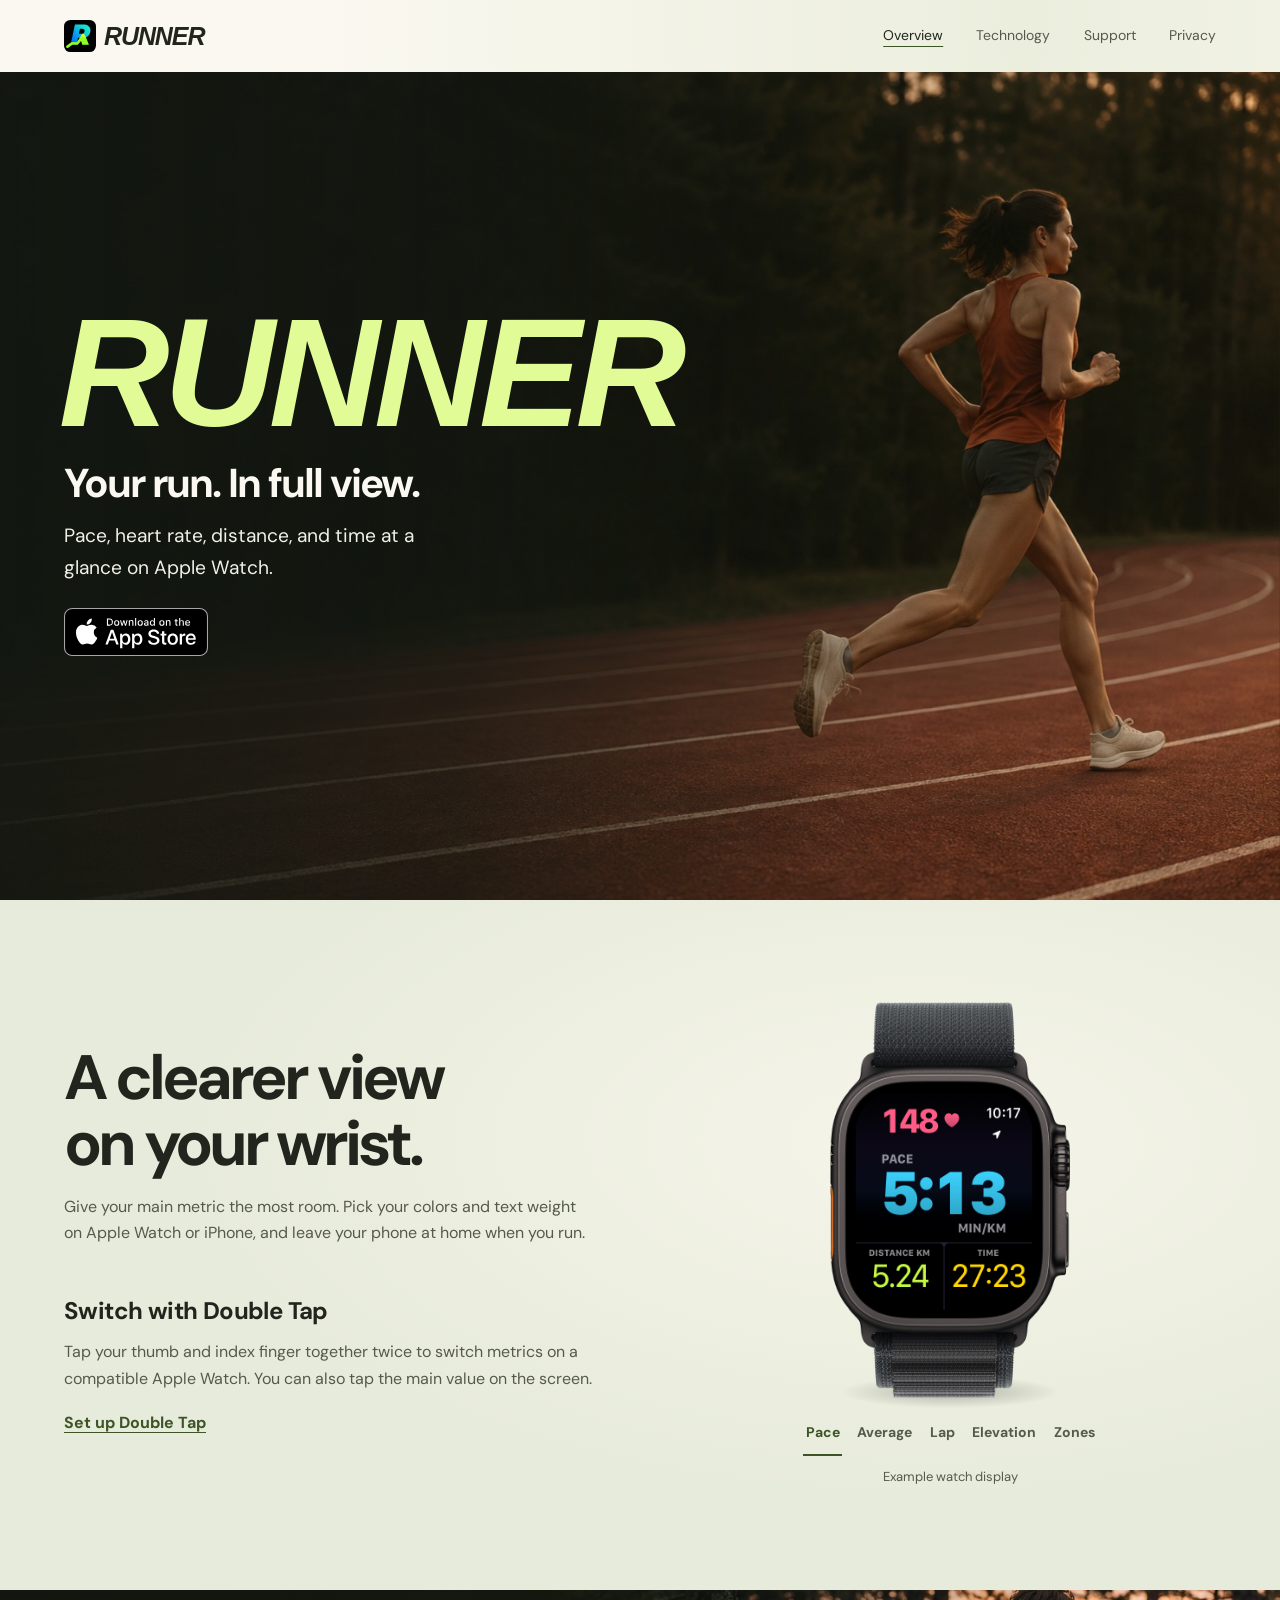
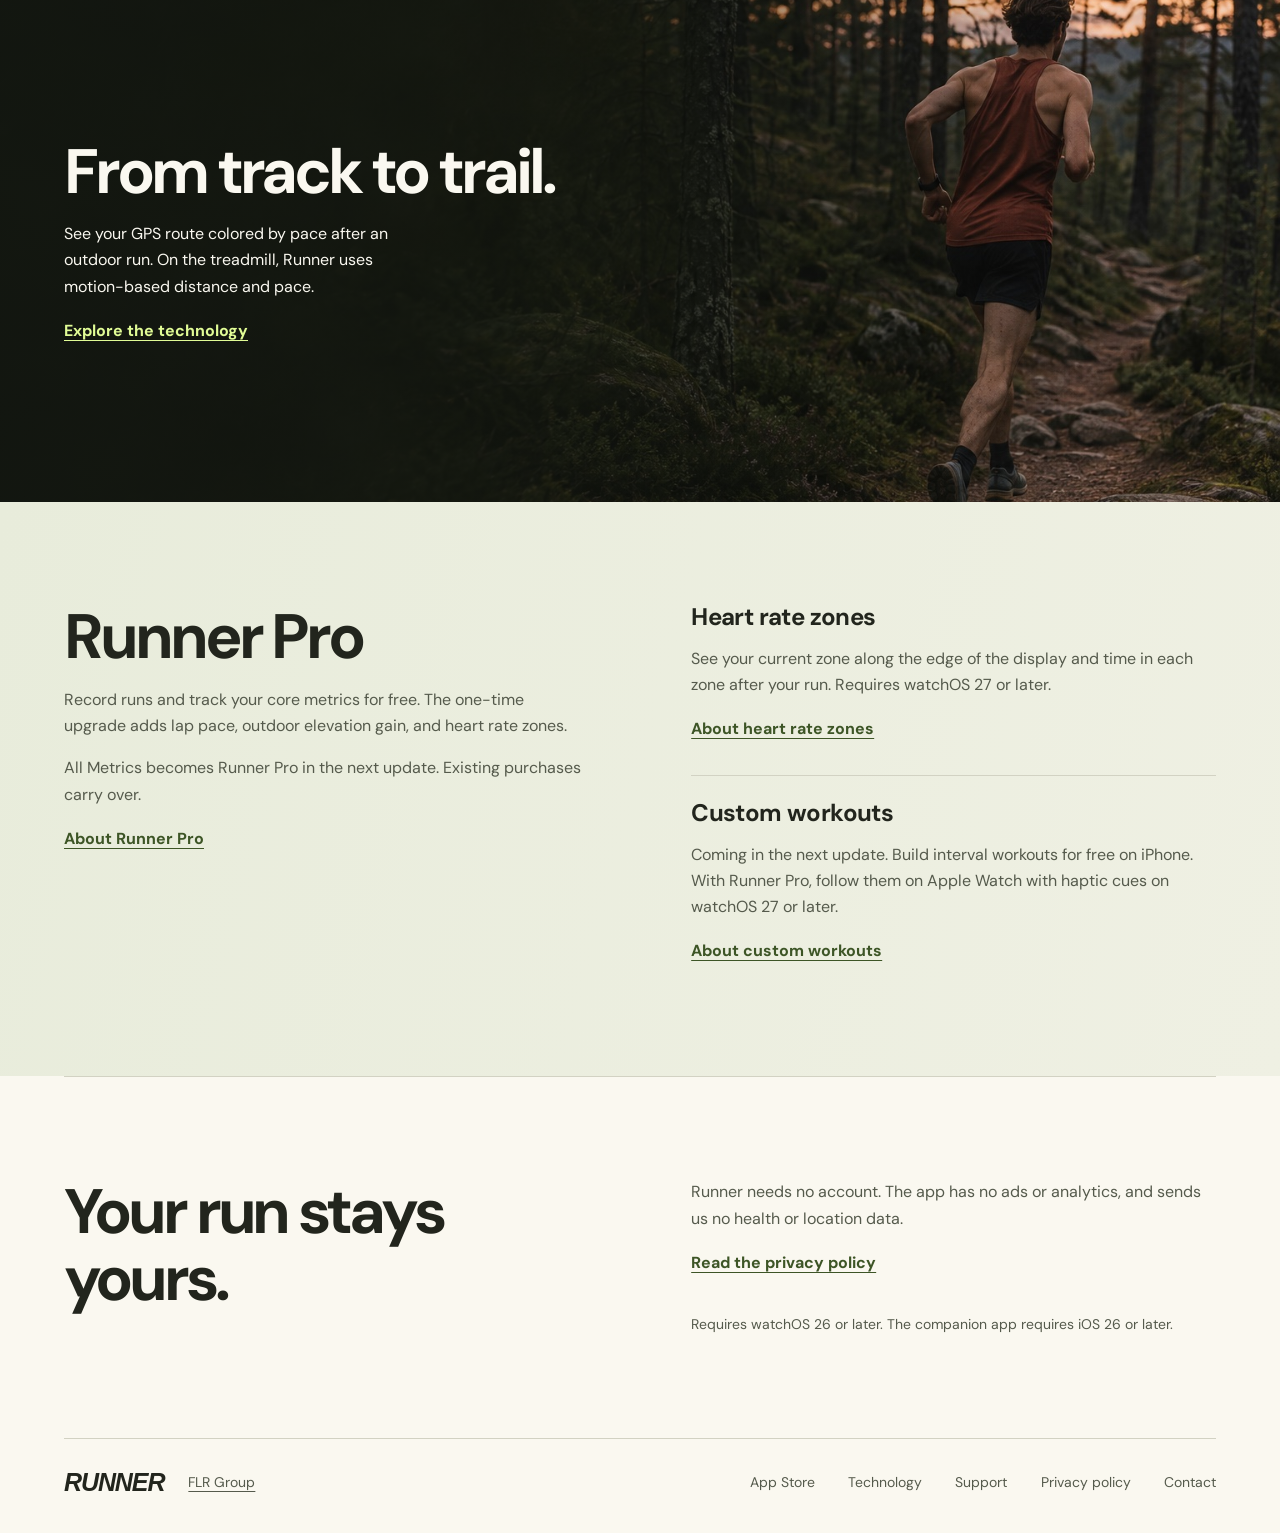
<file: site/index.html>
<!doctype html>
<html lang="en">
<head>
  <meta charset="utf-8">
  <meta name="viewport" content="width=device-width, initial-scale=1">
  <meta name="theme-color" content="#faf8f0">
  <meta name="description" content="Runner puts large, easy-to-read running metrics on Apple Watch. Custom workouts on iPhone and Apple Watch are coming in the next update.">
  <title>Runner – Running app for Apple Watch with big, clear metrics</title>
  <link rel="canonical" href="https://runner.flrgroup.se/">
  <meta property="og:type" content="website">
  <meta property="og:site_name" content="Runner">
  <meta property="og:title" content="Runner – Running app for Apple Watch with big, clear metrics">
  <meta property="og:description" content="Runner puts large, easy-to-read running metrics on Apple Watch. Custom workouts on iPhone and Apple Watch are coming in the next update.">
  <meta property="og:url" content="https://runner.flrgroup.se/">
  <meta property="og:image" content="https://runner.flrgroup.se/assets/social-preview.png">
  <meta property="og:image:width" content="1200">
  <meta property="og:image:height" content="630">
  <meta property="og:image:alt" content="Runner. Your run. In full view. A running app for Apple Watch.">
  <meta name="twitter:card" content="summary_large_image">
  <link rel="icon" type="image/png" href="./assets/app-icon.png">
  <link rel="apple-touch-icon" href="./assets/app-icon.png">
  <link rel="stylesheet" href="./assets/style.css">
  <script type="application/ld+json">{"@context": "https://schema.org", "@graph": [{"@type": "WebSite", "name": "Runner", "url": "https://runner.flrgroup.se/"}, {"@type": "MobileApplication", "name": "Runner – Running Watch", "alternateName": "Runner", "applicationCategory": "HealthApplication", "operatingSystem": "watchOS 26 or later, iOS 26 or later", "description": "Runner puts large, easy-to-read running metrics on Apple Watch. Custom workouts on iPhone and Apple Watch are coming in the next update.", "url": "https://runner.flrgroup.se/", "installUrl": "https://apps.apple.com/app/runner-running-watch/id6816334642", "image": "https://runner.flrgroup.se/assets/app-icon.png", "screenshot": "https://runner.flrgroup.se/assets/social-preview.png", "offers": {"@type": "Offer", "price": "0", "priceCurrency": "USD"}}]}</script>
</head>
<body>
  <a class="skip-link" href="#main">Skip to content</a>
  <header class="site-header wrap">
    <a class="brand" href="./" aria-label="Runner home"><img src="./assets/app-icon.png" width="36" height="36" alt=""><span>RUNNER</span></a>
    <nav aria-label="Main navigation"><a href="./" aria-current="page">Overview</a><a href="./technology/">Technology</a><a href="./support/">Support</a><a href="./privacy/">Privacy</a></nav>
  </header>
  <main id="main">
    <section class="hero" aria-labelledby="hero-title">
      <img class="hero-image" src="./assets/track-runner.jpg" width="1536" height="1024" alt="" fetchpriority="high">
      <div class="hero-content wrap">
        <h1 id="hero-title">Runner</h1>
        <p class="hero-tagline">Your run. In full view.</p>
        <p class="hero-description">Pace, heart rate, distance, and time at a glance on Apple Watch.</p>
        <a class="app-store-badge" href="https://runner-appstore.per-pontus-sjoberg.workers.dev/"><img src="./assets/app-store-badge.svg" width="144" height="48" alt="Download on the App Store"></a>
      </div>
    </section>

    <section class="watch-section" id="overview" aria-labelledby="overview-title">
      <div class="wrap watch-layout">
        <div class="watch-copy">
          <h2 id="overview-title">A clearer view<br>on your wrist.</h2>
          <p>Give your main metric the most room. Pick your colors and text weight on Apple Watch or iPhone, and leave your phone at home when you run.</p>
          <div id="double-tap">
            <h3>Switch with Double Tap</h3>
            <p>Tap your thumb and index finger together twice to switch metrics on a compatible Apple Watch. You can also tap the main value on the screen.</p>
            <a class="text-link" href="./support/#double-tap">Set up Double Tap</a>
          </div>
        </div>
        <figure class="product-figure">
          <div class="watch-demo" role="group" aria-label="Choose an example watch display">
            <input class="demo-choice" type="radio" id="demo-pace" name="watch-demo" checked>
            <input class="demo-choice" type="radio" id="demo-average" name="watch-demo">
            <input class="demo-choice" type="radio" id="demo-lap" name="watch-demo">
            <input class="demo-choice" type="radio" id="demo-altitude" name="watch-demo">
            <input class="demo-choice" type="radio" id="demo-zones" name="watch-demo">
            <div class="watch-stage">
              <div class="watch">
                <img class="watch-art" src="./assets/watch-artwork.png" width="3000" height="2250" alt="" loading="lazy">
                <div class="watch-screen">
                  <img class="screen-pace" src="./assets/watch-metrics.png" width="416" height="496" alt="Example Apple Watch display showing current pace of 5:13 per kilometre." loading="lazy">
                  <img class="screen-average" src="./assets/watch-average-pace.png" width="416" height="496" alt="Example Apple Watch display showing average pace." loading="lazy">
                  <img class="screen-lap" src="./assets/watch-lap-pace.png" width="416" height="496" alt="Example Apple Watch display showing lap pace." loading="lazy">
                  <img class="screen-altitude" src="./assets/watch-altitude-gain.png" width="416" height="496" alt="Example Apple Watch display showing elevation gain." loading="lazy">
                  <img class="screen-zones" src="./assets/watch-heart-rate-zones.png" width="416" height="496" alt="Example Apple Watch display showing heart rate zones along the edge of the screen." loading="lazy">
                </div>
              </div>
            </div>
            <div class="demo-labels">
              <label for="demo-pace">Pace</label>
              <label for="demo-average">Average</label>
              <label for="demo-lap">Lap</label>
              <label for="demo-altitude">Elevation</label>
              <label for="demo-zones">Zones</label>
            </div>
          </div>
          <figcaption>Example watch display</figcaption>
        </figure>
      </div>
    </section>

    <section class="terrain-section" id="terrain" aria-labelledby="terrain-title">
      <img class="terrain-image" src="./assets/trail-runner.jpg" width="1536" height="1024" alt="" loading="lazy">
      <div class="terrain-content wrap">
        <h2 id="terrain-title">From track to trail.</h2>
        <p>See your GPS route colored by pace after an outdoor run. On the treadmill, Runner uses motion-based distance and pace.</p>
        <a class="text-link" href="./technology/">Explore the technology</a>
      </div>
    </section>

    <section class="training-section" aria-labelledby="pro-title" id="runner-pro">
      <div class="wrap feature-section">
        <div>
          <h2 id="pro-title">Runner Pro</h2>
          <p>Record runs and track your core metrics for free. The one-time upgrade adds lap pace, outdoor elevation gain, and heart rate zones.</p>
          <p>All Metrics becomes Runner Pro in the next update. Existing purchases carry over.</p>
          <a class="text-link" href="./support/#runner-pro">About Runner Pro</a>
        </div>
        <div class="training-details">
          <div id="heart-rate-zones">
            <h3>Heart rate zones</h3>
            <p>See your current zone along the edge of the display and time in each zone after your run. Requires watchOS 27 or later.</p>
            <a class="text-link" href="./support/#heart-rate-zones">About heart rate zones</a>
          </div>
          <div id="workouts">
            <h3>Custom workouts</h3>
            <p>Coming in the next update. Build interval workouts for free on iPhone. With Runner Pro, follow them on Apple Watch with haptic cues on watchOS 27 or later.</p>
            <a class="text-link" href="./support/#custom-workouts">About custom workouts</a>
          </div>
        </div>
      </div>
    </section>

    <section class="feature-section wrap section-rule" aria-labelledby="privacy-title">
      <h2 id="privacy-title">Your run stays yours.</h2>
      <div class="feature-content">
        <p>Runner needs no account. The app has no ads or analytics, and sends us no health or location data.</p>
        <a class="text-link" href="./privacy/">Read the privacy policy</a>
        <p class="compatibility">Requires watchOS 26 or later. The companion app requires iOS 26 or later.</p>
      </div>
    </section>
  </main>
  <footer class="site-footer wrap">
    <a class="footer-brand" href="./">RUNNER</a>
    <p><a href="https://www.flrgroup.se/">FLR Group</a></p>
    <nav aria-label="Footer navigation"><a href="https://runner-appstore.per-pontus-sjoberg.workers.dev/">App Store</a><a href="./technology/">Technology</a><a href="./support/">Support</a><a href="./privacy/">Privacy policy</a><a href="mailto:runner@flrgroup.se">Contact</a></nav>
  </footer>
  <script type="module" src="https://static.cloudflareinsights.com/beacon.min.js" data-cf-beacon='{"token": "e6ffbd4b9c754e9593807dd89ef94d1b"}'></script>
</body>
</html>
</file>
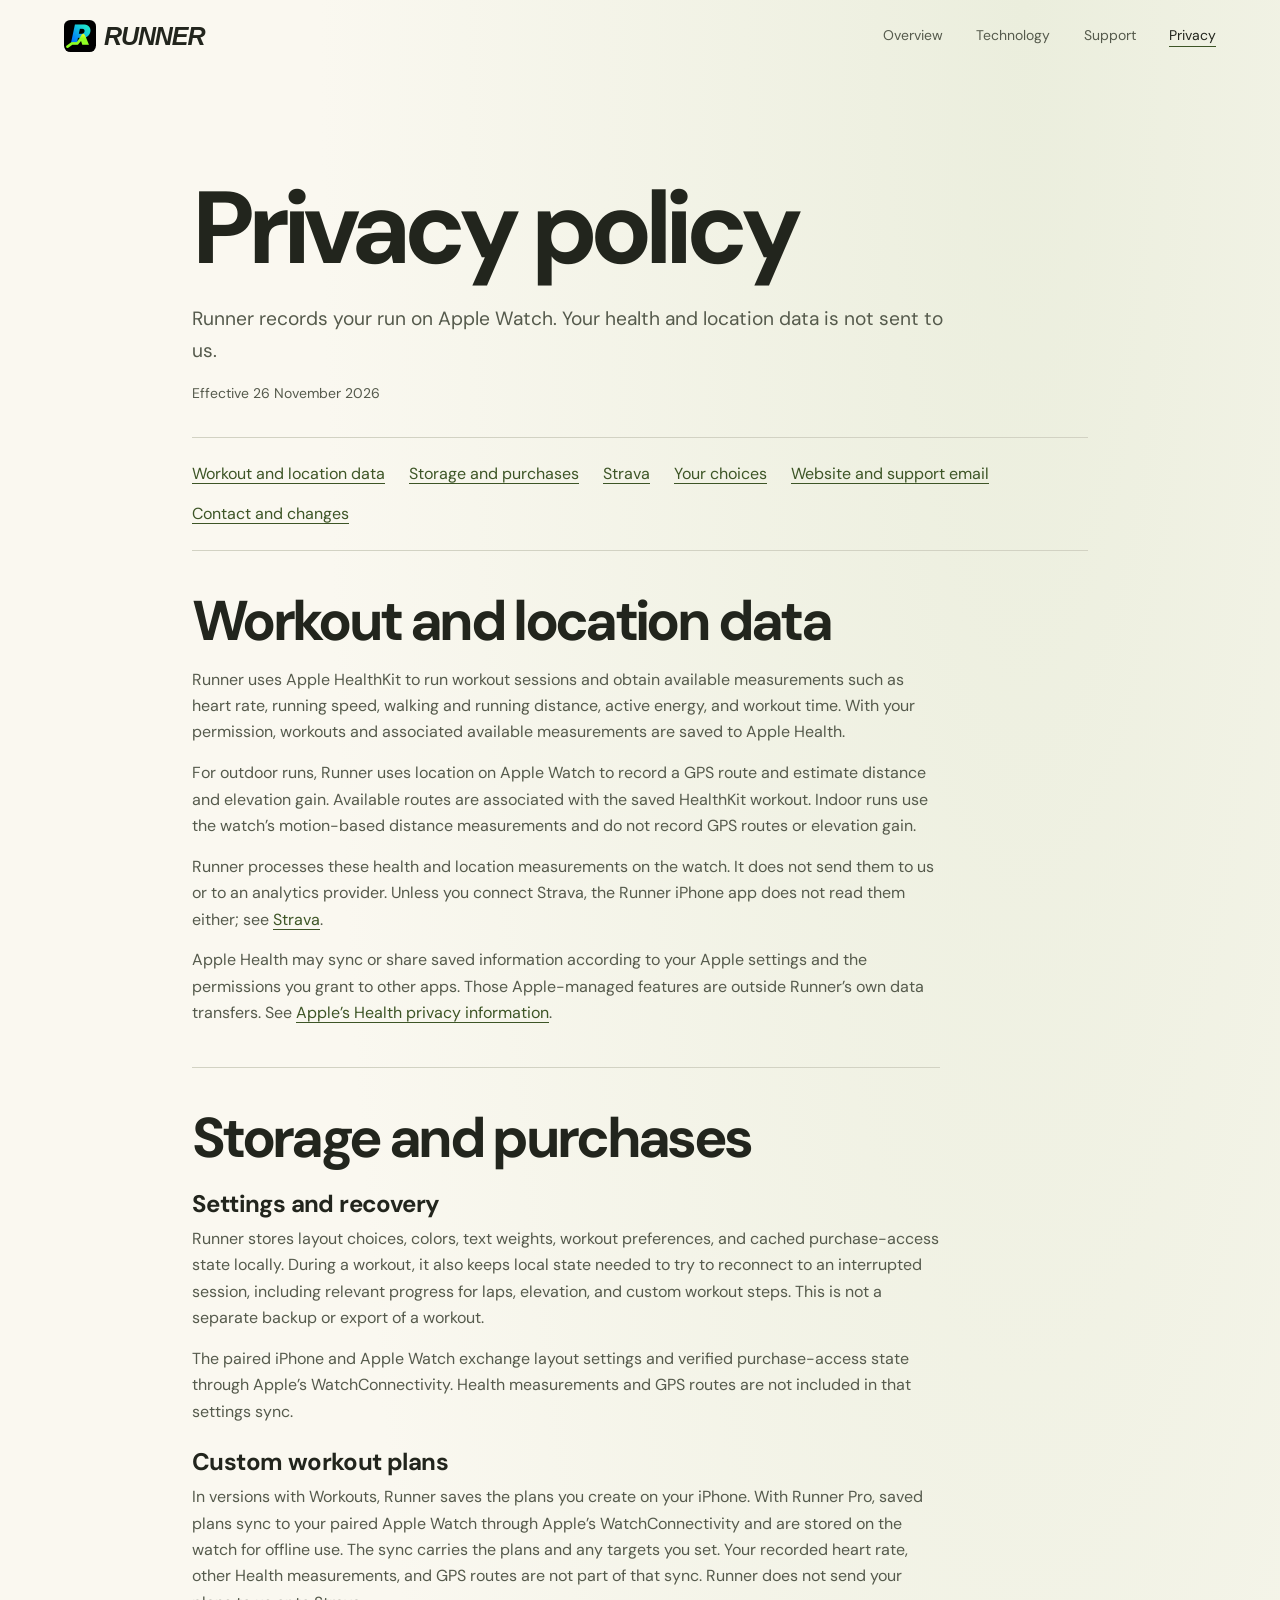
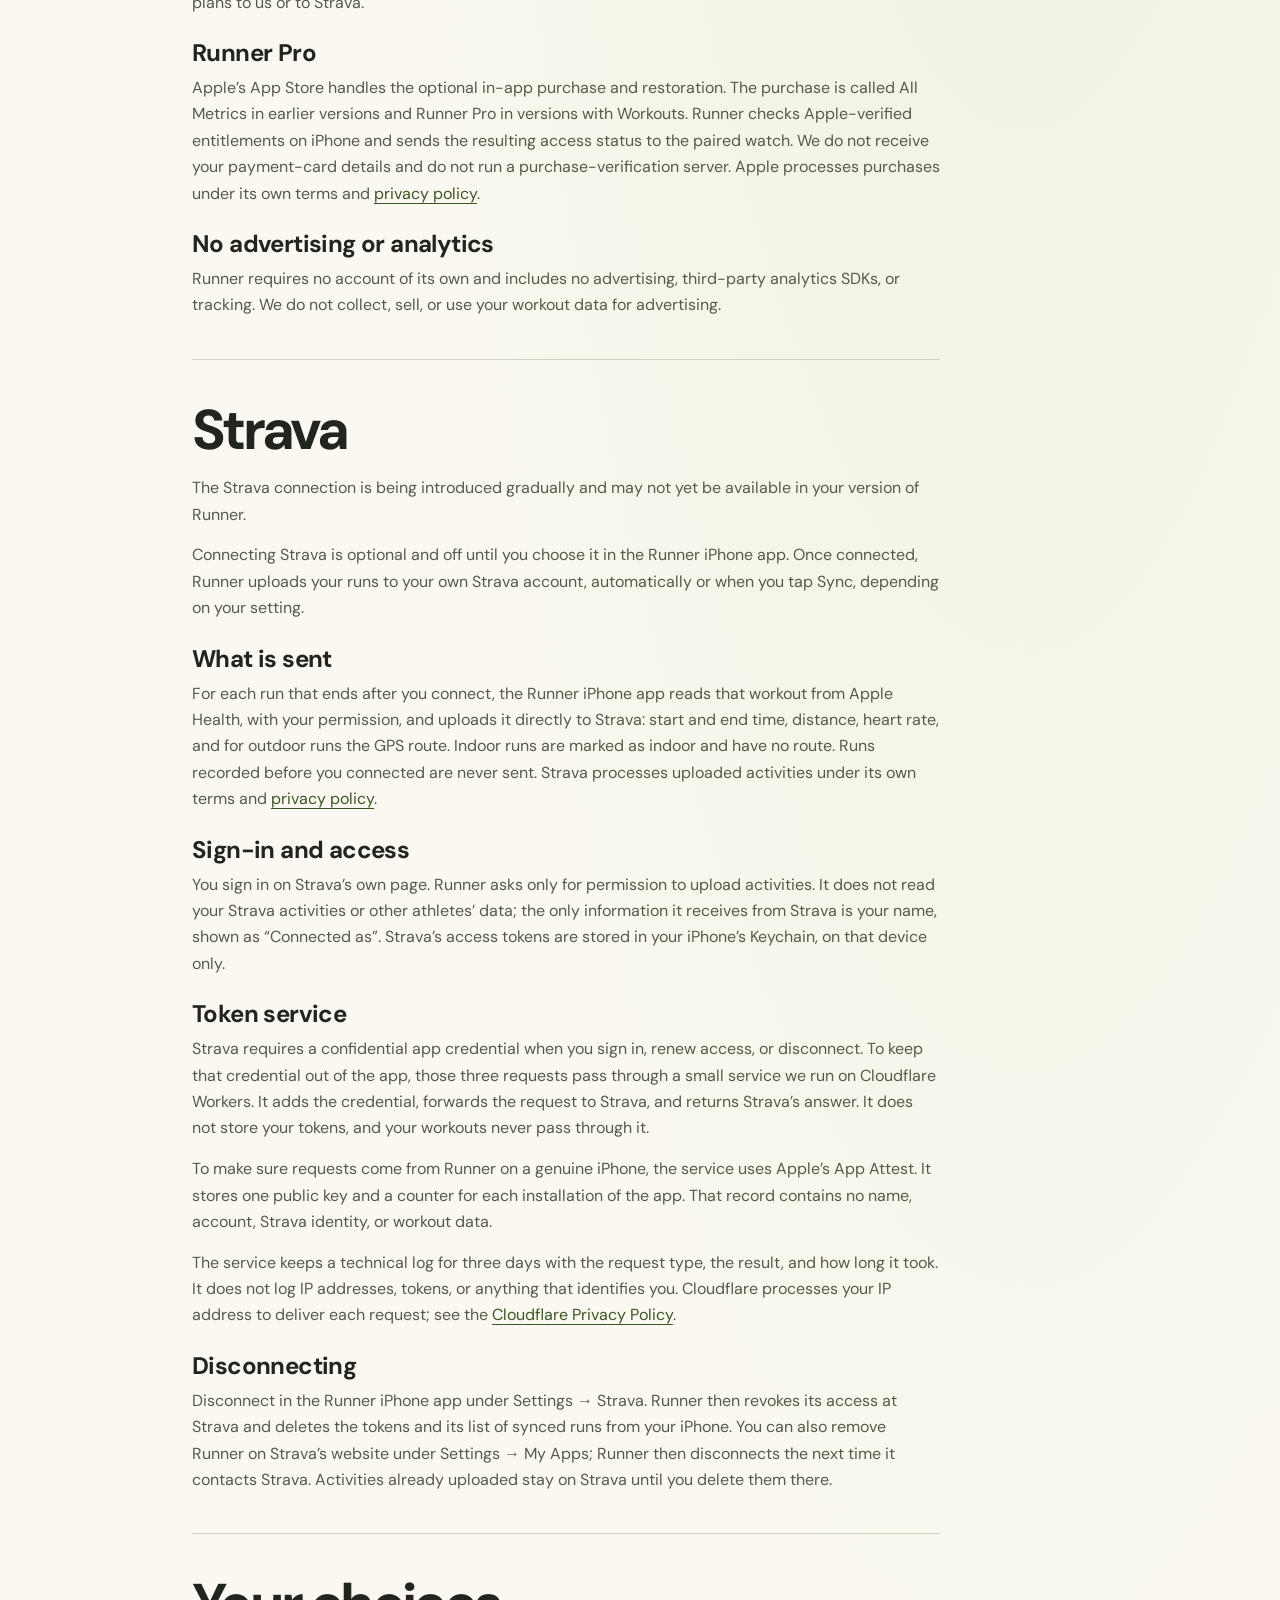
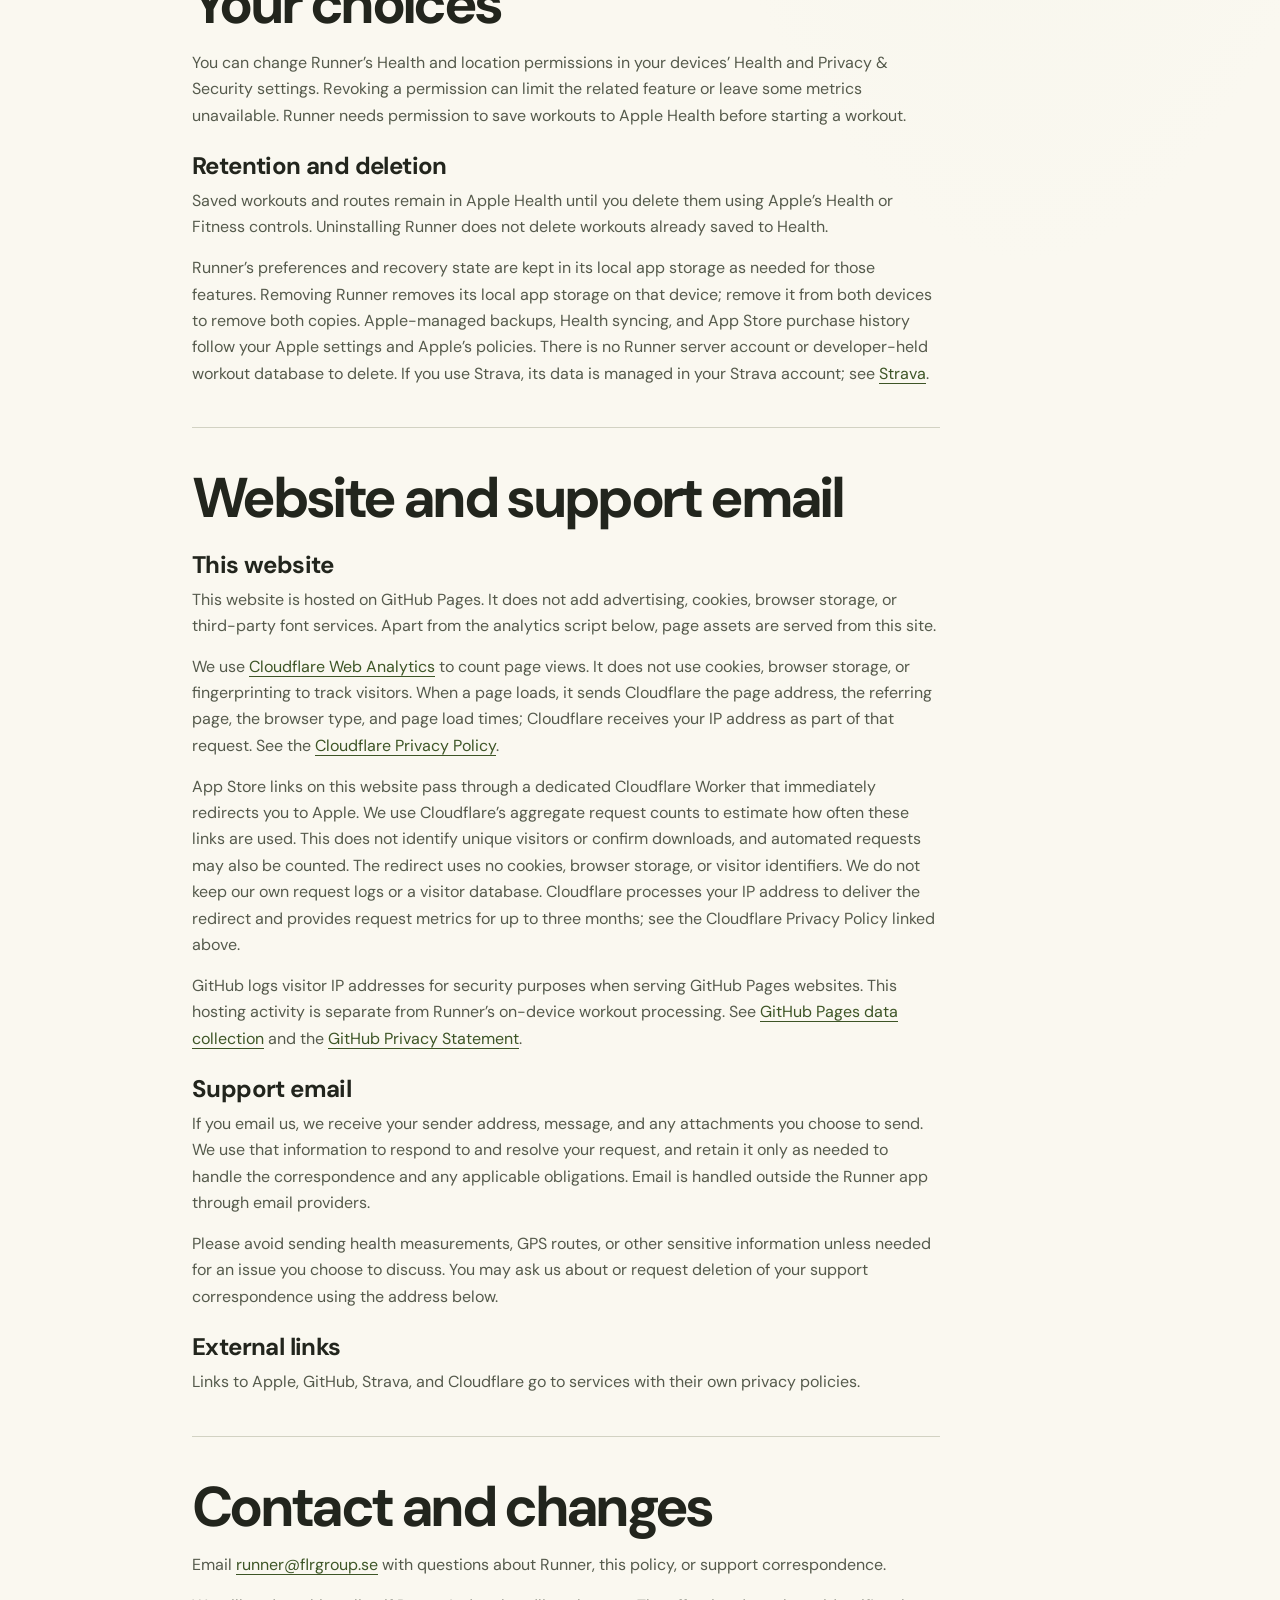
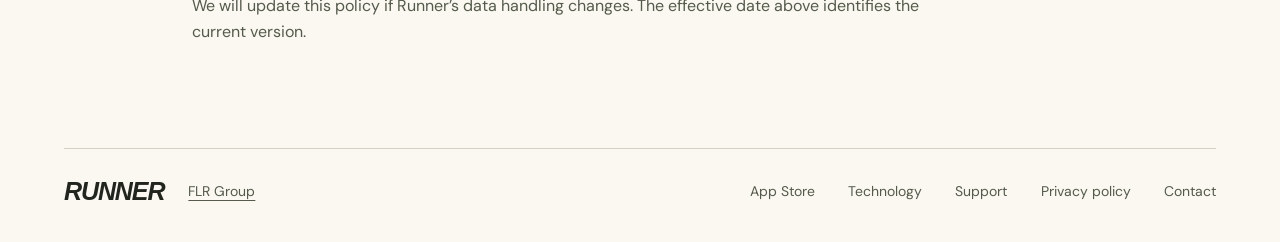
<file: site/privacy/index.html>
<!doctype html>
<html lang="en">
<head>
  <meta charset="utf-8">
  <meta name="viewport" content="width=device-width, initial-scale=1">
  <meta name="theme-color" content="#faf8f0">
  <meta name="description" content="How Runner handles workout data, Apple Health, location, the optional Strava connection, purchases, and support. No accounts, advertising, or analytics in the app.">
  <title>Runner Privacy Policy</title>
  <link rel="canonical" href="https://runner.flrgroup.se/privacy/">
  <meta property="og:type" content="website">
  <meta property="og:site_name" content="Runner">
  <meta property="og:title" content="Runner Privacy Policy">
  <meta property="og:description" content="How Runner handles workout data, Apple Health, location, the optional Strava connection, purchases, and support. No accounts, advertising, or analytics in the app.">
  <meta property="og:url" content="https://runner.flrgroup.se/privacy/">
  <meta property="og:image" content="https://runner.flrgroup.se/assets/social-preview.png">
  <meta property="og:image:width" content="1200">
  <meta property="og:image:height" content="630">
  <meta property="og:image:alt" content="Runner. Your run. In full view. A running app for Apple Watch.">
  <meta name="twitter:card" content="summary_large_image">
  <link rel="icon" type="image/png" href="../assets/app-icon.png">
  <link rel="apple-touch-icon" href="../assets/app-icon.png">
  <link rel="stylesheet" href="../assets/style.css">
</head>
<body>
  <a class="skip-link" href="#main">Skip to content</a>
  <header class="site-header wrap">
    <a class="brand" href="../" aria-label="Runner home"><img src="../assets/app-icon.png" width="36" height="36" alt=""><span>RUNNER</span></a>
    <nav aria-label="Main navigation"><a href="../">Overview</a><a href="../technology/">Technology</a><a href="../support/">Support</a><a href="../privacy/" aria-current="page">Privacy</a></nav>
  </header>
  <main id="main">
    <div class="document wrap">
      <header class="document-header"><h1>Privacy policy</h1><p class="document-lead">Runner records your run on Apple Watch. Your health and location data is not sent to us.</p><p class="policy-date">Effective <time datetime="2026-11-26">26 November 2026</time></p></header>
      <nav class="document-toc" aria-label="Privacy policy contents"><a href="#workout-data">Workout and location data</a><a href="#device-data">Storage and purchases</a><a href="#strava">Strava</a><a href="#your-control">Your choices</a><a href="#website">Website and support email</a><a href="#contact">Contact and changes</a></nav>
      <div class="document-content">
        <section id="workout-data"><h2>Workout and location data</h2><p>Runner uses Apple HealthKit to run workout sessions and obtain available measurements such as heart rate, running speed, walking and running distance, active energy, and workout time. With your permission, workouts and associated available measurements are saved to Apple Health.</p><p>For outdoor runs, Runner uses location on Apple Watch to record a GPS route and estimate distance and elevation gain. Available routes are associated with the saved HealthKit workout. Indoor runs use the watch’s motion-based distance measurements and do not record GPS routes or elevation gain.</p><p>Runner processes these health and location measurements on the watch. It does not send them to us or to an analytics provider. Unless you connect Strava, the Runner iPhone app does not read them either; see <a href="#strava">Strava</a>.</p><p>Apple Health may sync or share saved information according to your Apple settings and the permissions you grant to other apps. Those Apple-managed features are outside Runner’s own data transfers. See <a href="https://www.apple.com/legal/privacy/data/en/health-app/">Apple’s Health privacy information</a>.</p></section>
        <section id="device-data">
          <h2>Storage and purchases</h2>
          <h3>Settings and recovery</h3><p>Runner stores layout choices, colors, text weights, workout preferences, and cached purchase-access state locally. During a workout, it also keeps local state needed to try to reconnect to an interrupted session, including relevant progress for laps, elevation, and custom workout steps. This is not a separate backup or export of a workout.</p><p>The paired iPhone and Apple Watch exchange layout settings and verified purchase-access state through Apple’s WatchConnectivity. Health measurements and GPS routes are not included in that settings sync.</p>
          <h3>Custom workout plans</h3><p>In versions with Workouts, Runner saves the plans you create on your iPhone. With Runner Pro, saved plans sync to your paired Apple Watch through Apple’s WatchConnectivity and are stored on the watch for offline use. The sync carries the plans and any targets you set. Your recorded heart rate, other Health measurements, and GPS routes are not part of that sync. Runner does not send your plans to us or to Strava.</p>
          <h3>Runner Pro</h3><p>Apple’s App Store handles the optional in-app purchase and restoration. The purchase is called All Metrics in earlier versions and Runner Pro in versions with Workouts. Runner checks Apple-verified entitlements on iPhone and sends the resulting access status to the paired watch. We do not receive your payment-card details and do not run a purchase-verification server. Apple processes purchases under its own terms and <a href="https://www.apple.com/legal/privacy/">privacy policy</a>.</p>
          <h3>No advertising or analytics</h3><p>Runner requires no account of its own and includes no advertising, third-party analytics SDKs, or tracking. We do not collect, sell, or use your workout data for advertising.</p>
        </section>
        <section id="strava"><h2>Strava</h2><p>The Strava connection is being introduced gradually and may not yet be available in your version of Runner.</p><p>Connecting Strava is optional and off until you choose it in the Runner iPhone app. Once connected, Runner uploads your runs to your own Strava account, automatically or when you tap Sync, depending on your setting.</p><h3>What is sent</h3><p>For each run that ends after you connect, the Runner iPhone app reads that workout from Apple Health, with your permission, and uploads it directly to Strava: start and end time, distance, heart rate, and for outdoor runs the GPS route. Indoor runs are marked as indoor and have no route. Runs recorded before you connected are never sent. Strava processes uploaded activities under its own terms and <a href="https://www.strava.com/legal/privacy">privacy policy</a>.</p><h3>Sign-in and access</h3><p>You sign in on Strava’s own page. Runner asks only for permission to upload activities. It does not read your Strava activities or other athletes’ data; the only information it receives from Strava is your name, shown as “Connected as”. Strava’s access tokens are stored in your iPhone’s Keychain, on that device only.</p><h3>Token service</h3><p>Strava requires a confidential app credential when you sign in, renew access, or disconnect. To keep that credential out of the app, those three requests pass through a small service we run on Cloudflare Workers. It adds the credential, forwards the request to Strava, and returns Strava’s answer. It does not store your tokens, and your workouts never pass through it.</p><p>To make sure requests come from Runner on a genuine iPhone, the service uses Apple’s App Attest. It stores one public key and a counter for each installation of the app. That record contains no name, account, Strava identity, or workout data.</p><p>The service keeps a technical log for three days with the request type, the result, and how long it took. It does not log IP addresses, tokens, or anything that identifies you. Cloudflare processes your IP address to deliver each request; see the <a href="https://www.cloudflare.com/privacypolicy/">Cloudflare Privacy Policy</a>.</p><h3>Disconnecting</h3><p>Disconnect in the Runner iPhone app under Settings → Strava. Runner then revokes its access at Strava and deletes the tokens and its list of synced runs from your iPhone. You can also remove Runner on Strava’s website under Settings → My Apps; Runner then disconnects the next time it contacts Strava. Activities already uploaded stay on Strava until you delete them there.</p></section>
        <section id="your-control"><h2>Your choices</h2><p>You can change Runner’s Health and location permissions in your devices’ Health and Privacy &amp; Security settings. Revoking a permission can limit the related feature or leave some metrics unavailable. Runner needs permission to save workouts to Apple Health before starting a workout.</p><h3>Retention and deletion</h3><p>Saved workouts and routes remain in Apple Health until you delete them using Apple’s Health or Fitness controls. Uninstalling Runner does not delete workouts already saved to Health.</p><p>Runner’s preferences and recovery state are kept in its local app storage as needed for those features. Removing Runner removes its local app storage on that device; remove it from both devices to remove both copies. Apple-managed backups, Health syncing, and App Store purchase history follow your Apple settings and Apple’s policies. There is no Runner server account or developer-held workout database to delete. If you use Strava, its data is managed in your Strava account; see <a href="#strava">Strava</a>.</p></section>
        <section id="website"><h2>Website and support email</h2><h3>This website</h3><p>This website is hosted on GitHub Pages. It does not add advertising, cookies, browser storage, or third-party font services. Apart from the analytics script below, page assets are served from this site.</p><p>We use <a href="https://www.cloudflare.com/web-analytics/">Cloudflare Web Analytics</a> to count page views. It does not use cookies, browser storage, or fingerprinting to track visitors. When a page loads, it sends Cloudflare the page address, the referring page, the browser type, and page load times; Cloudflare receives your IP address as part of that request. See the <a href="https://www.cloudflare.com/privacypolicy/">Cloudflare Privacy Policy</a>.</p><p>App Store links on this website pass through a dedicated Cloudflare Worker that immediately redirects you to Apple. We use Cloudflare’s aggregate request counts to estimate how often these links are used. This does not identify unique visitors or confirm downloads, and automated requests may also be counted. The redirect uses no cookies, browser storage, or visitor identifiers. We do not keep our own request logs or a visitor database. Cloudflare processes your IP address to deliver the redirect and provides request metrics for up to three months; see the Cloudflare Privacy Policy linked above.</p><p>GitHub logs visitor IP addresses for security purposes when serving GitHub Pages websites. This hosting activity is separate from Runner’s on-device workout processing. See <a href="https://docs.github.com/en/pages/getting-started-with-github-pages/what-is-github-pages#data-collection">GitHub Pages data collection</a> and the <a href="https://docs.github.com/en/site-policy/privacy-policies/github-general-privacy-statement">GitHub Privacy Statement</a>.</p><h3>Support email</h3><p>If you email us, we receive your sender address, message, and any attachments you choose to send. We use that information to respond to and resolve your request, and retain it only as needed to handle the correspondence and any applicable obligations. Email is handled outside the Runner app through email providers.</p><p>Please avoid sending health measurements, GPS routes, or other sensitive information unless needed for an issue you choose to discuss. You may ask us about or request deletion of your support correspondence using the address below.</p><h3>External links</h3><p>Links to Apple, GitHub, Strava, and Cloudflare go to services with their own privacy policies.</p></section>
        <section id="contact"><h2>Contact and changes</h2><p>Email <a href="mailto:runner@flrgroup.se">runner@flrgroup.se</a> with questions about Runner, this policy, or support correspondence.</p><p>We will update this policy if Runner’s data handling changes. The effective date above identifies the current version.</p></section>
      </div>
    </div>
</main>
  <footer class="site-footer wrap">
    <a class="footer-brand" href="../">RUNNER</a>
    <p><a href="https://www.flrgroup.se/">FLR Group</a></p>
    <nav aria-label="Footer navigation"><a href="https://runner-appstore.per-pontus-sjoberg.workers.dev/">App Store</a><a href="../technology/">Technology</a><a href="../support/">Support</a><a href="../privacy/">Privacy policy</a><a href="mailto:runner@flrgroup.se">Contact</a></nav>
  </footer>
  <script type="module" src="https://static.cloudflareinsights.com/beacon.min.js" data-cf-beacon='{"token": "e6ffbd4b9c754e9593807dd89ef94d1b"}'></script>
</body>
</html>
</file>
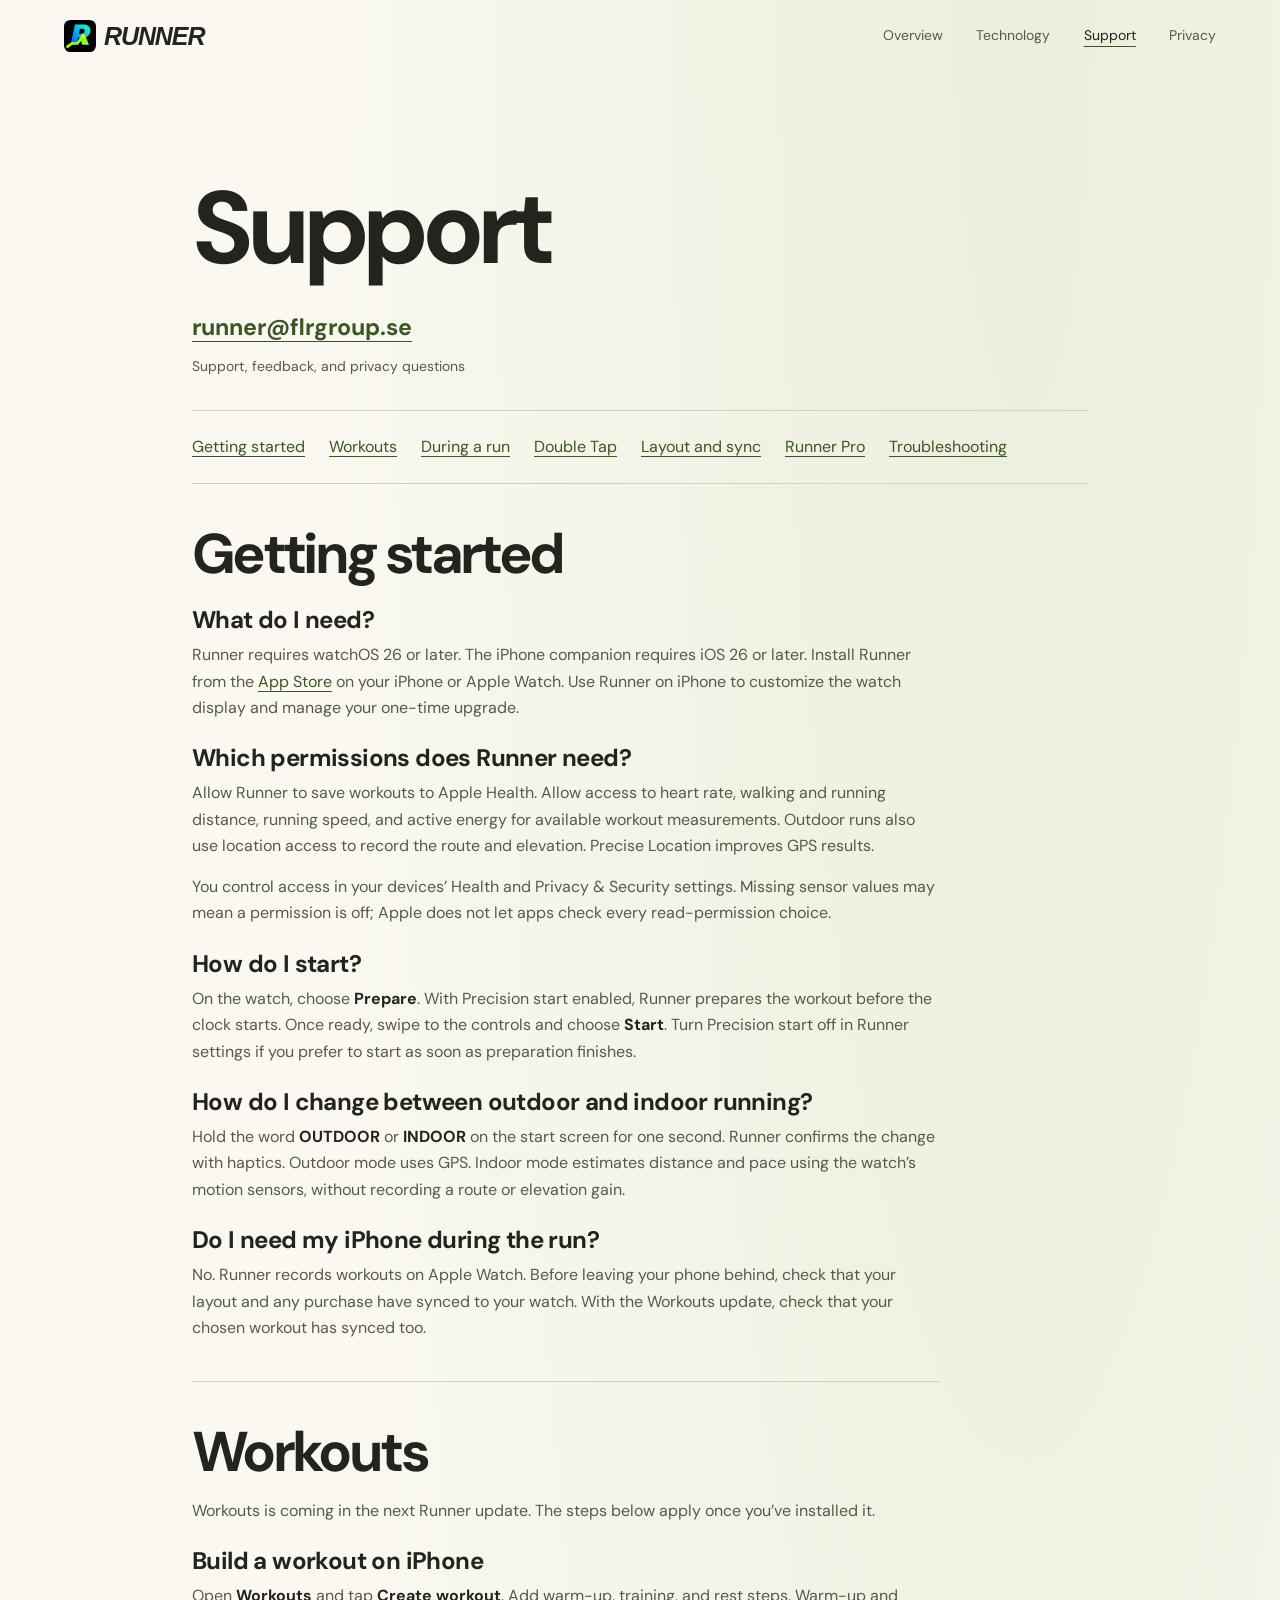
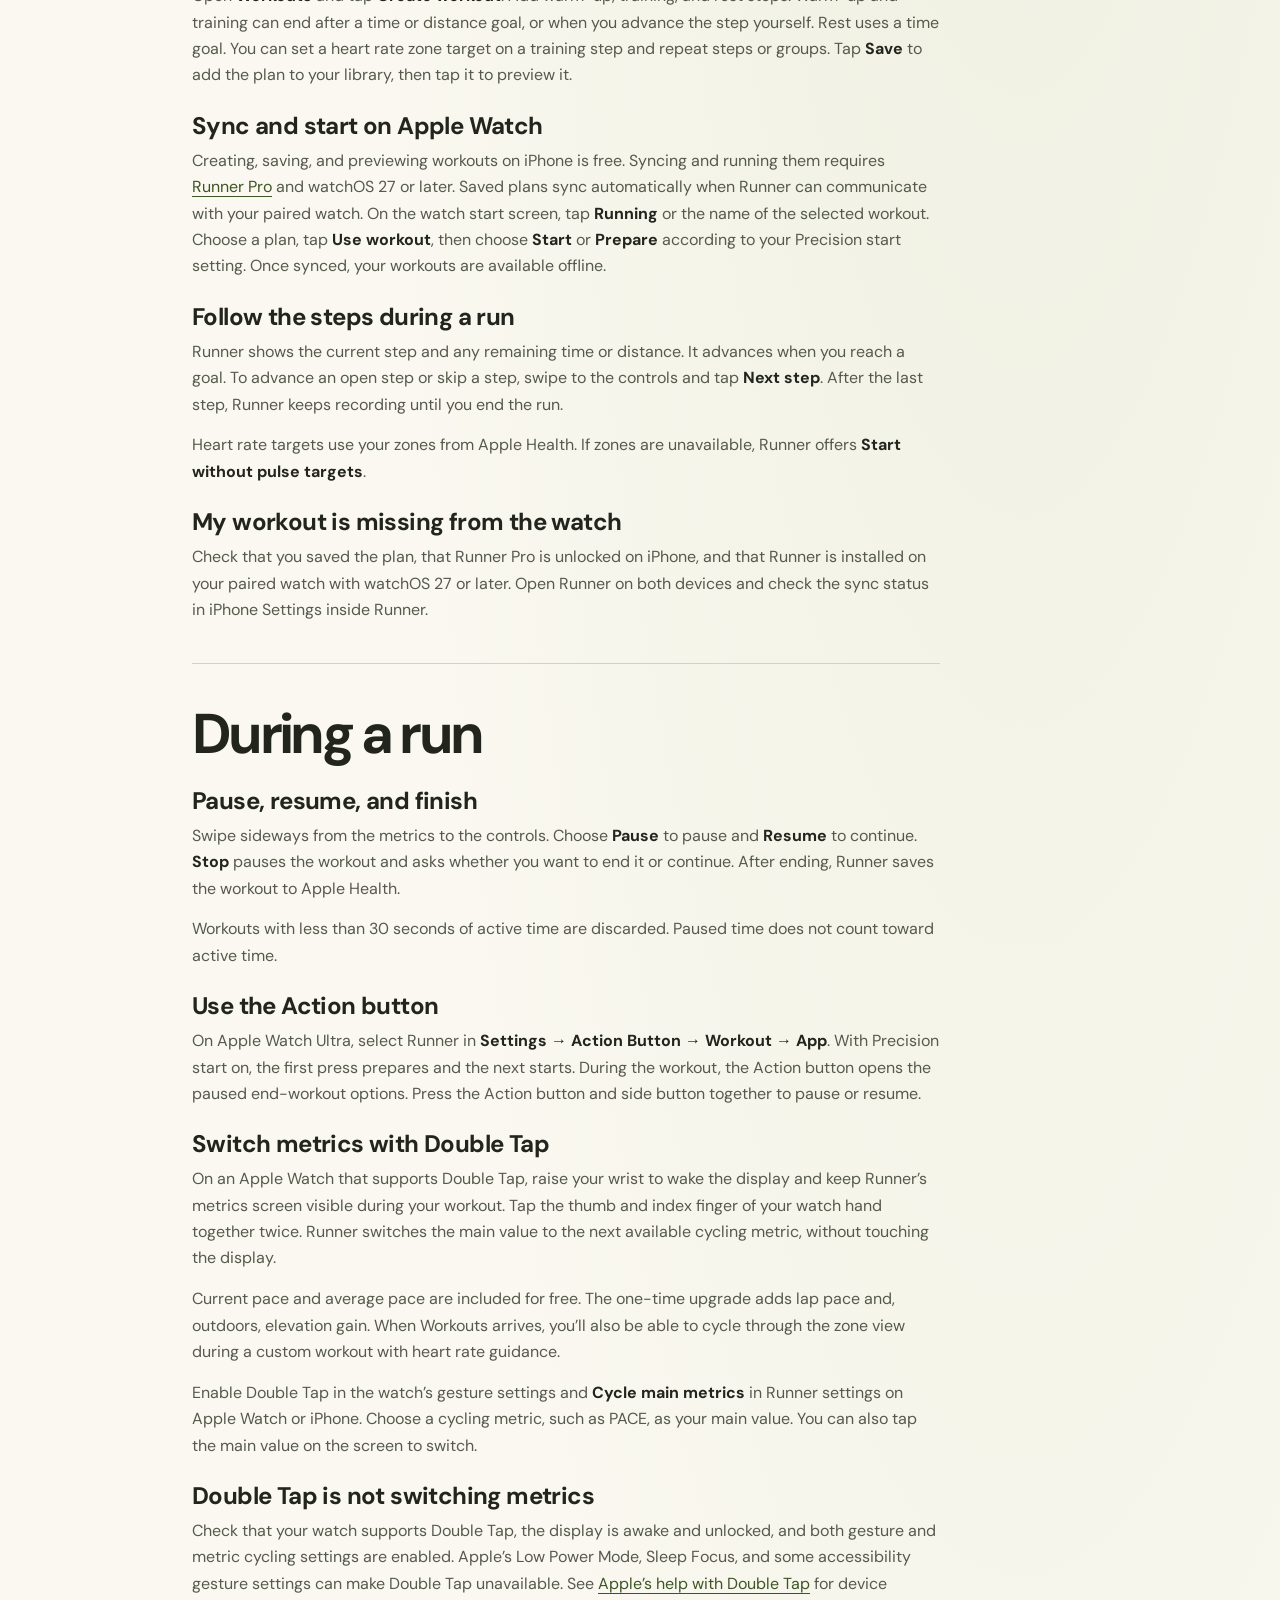
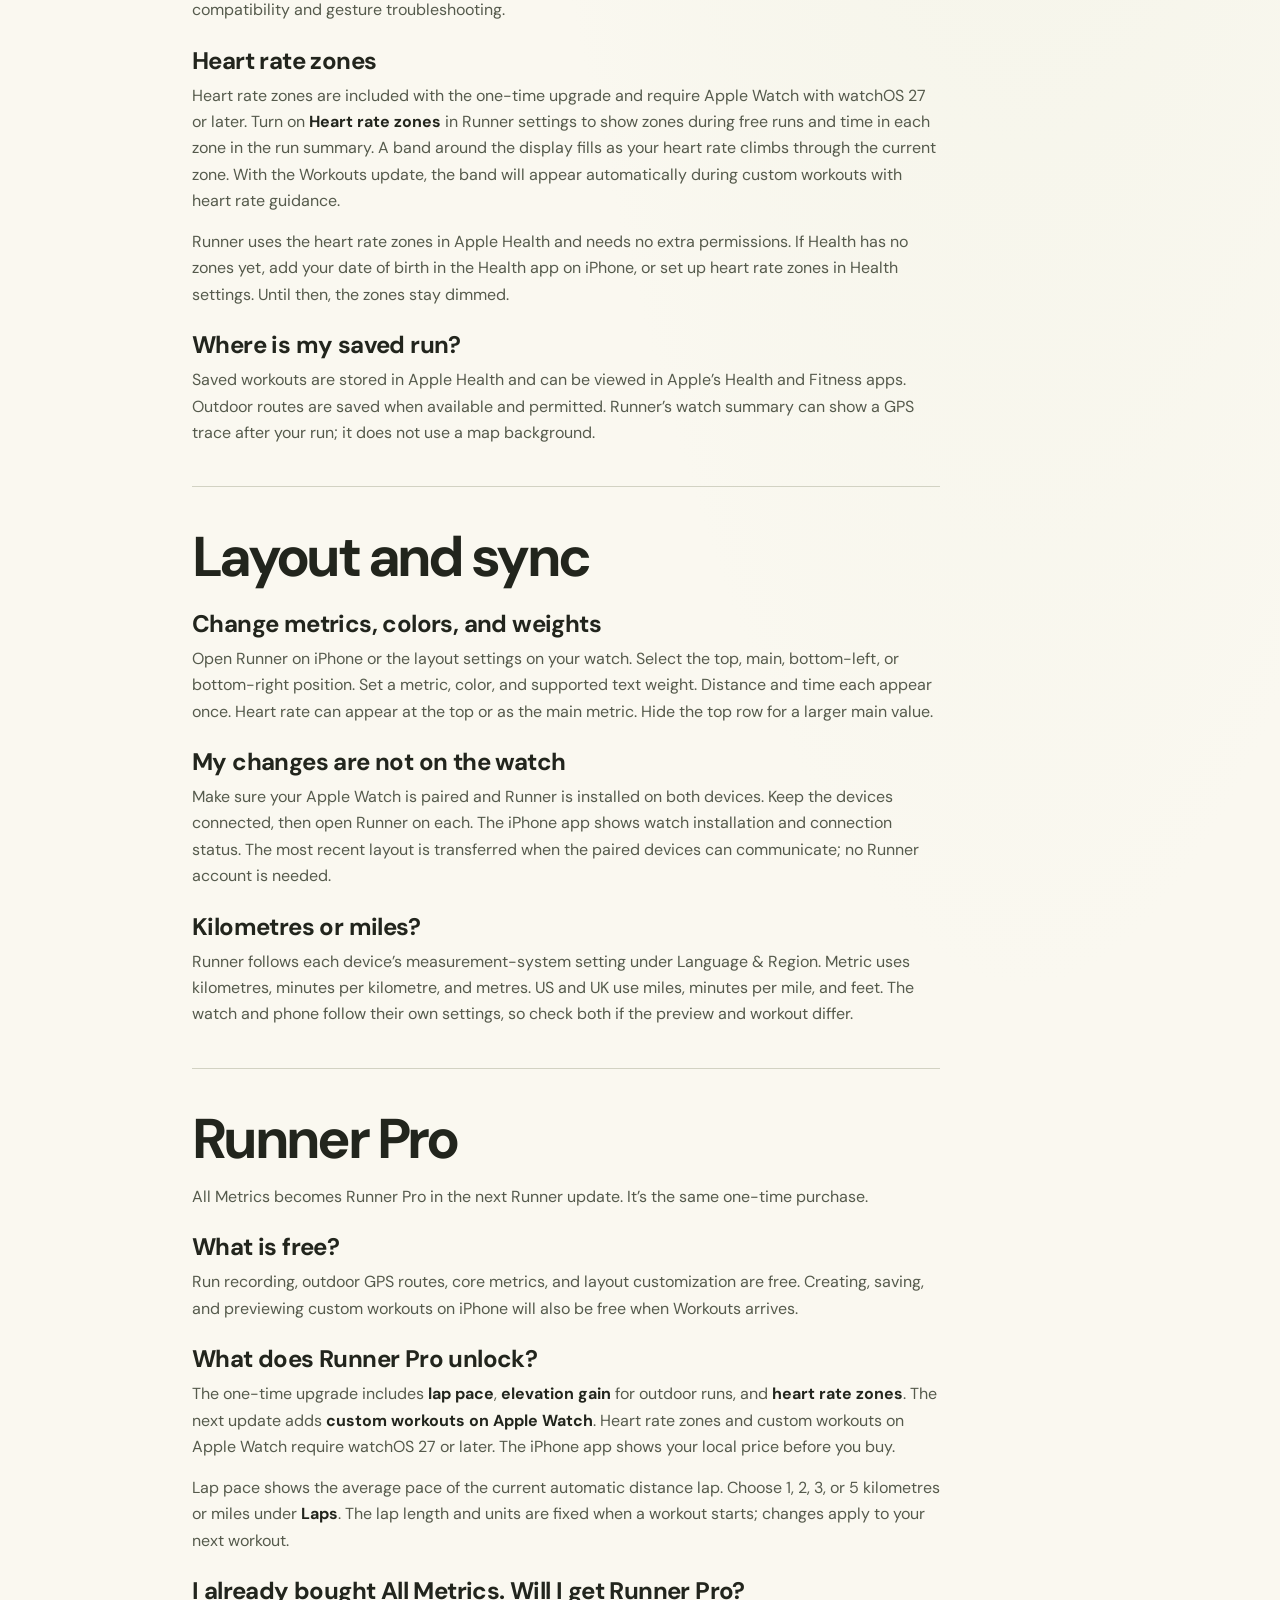
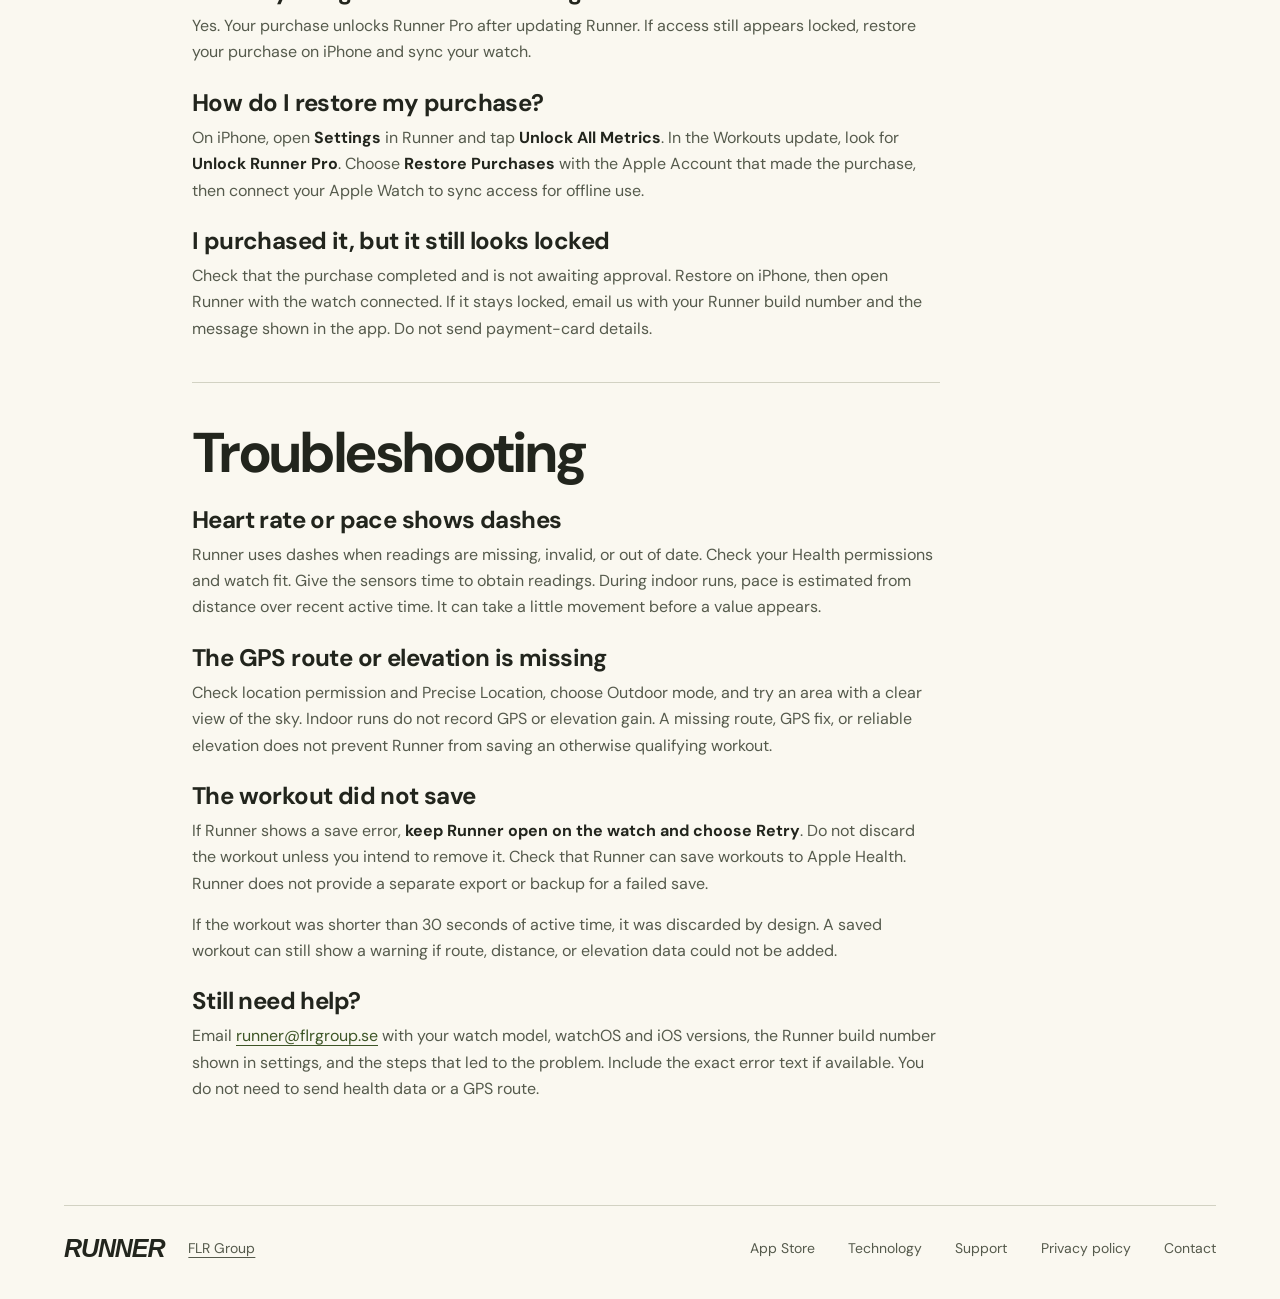
<file: site/support/index.html>
<!doctype html>
<html lang="en">
<head>
  <meta charset="utf-8">
  <meta name="viewport" content="width=device-width, initial-scale=1">
  <meta name="theme-color" content="#faf8f0">
  <meta name="description" content="Help with Runner for Apple Watch and iPhone. Configure Runner on your watch, restore your purchase, and learn about upcoming custom workouts and Runner Pro.">
  <title>Runner Support – Apple Watch running app</title>
  <link rel="canonical" href="https://runner.flrgroup.se/support/">
  <meta property="og:type" content="website">
  <meta property="og:site_name" content="Runner">
  <meta property="og:title" content="Runner Support – Apple Watch running app">
  <meta property="og:description" content="Help with Runner for Apple Watch and iPhone. Configure Runner on your watch, restore your purchase, and learn about upcoming custom workouts and Runner Pro.">
  <meta property="og:url" content="https://runner.flrgroup.se/support/">
  <meta property="og:image" content="https://runner.flrgroup.se/assets/social-preview.png">
  <meta property="og:image:width" content="1200">
  <meta property="og:image:height" content="630">
  <meta property="og:image:alt" content="Runner. Your run. In full view. A running app for Apple Watch.">
  <meta name="twitter:card" content="summary_large_image">
  <link rel="icon" type="image/png" href="../assets/app-icon.png">
  <link rel="apple-touch-icon" href="../assets/app-icon.png">
  <link rel="stylesheet" href="../assets/style.css">
</head>
<body>
  <a class="skip-link" href="#main">Skip to content</a>
  <header class="site-header wrap">
    <a class="brand" href="../" aria-label="Runner home"><img src="../assets/app-icon.png" width="36" height="36" alt=""><span>RUNNER</span></a>
    <nav aria-label="Main navigation"><a href="../">Overview</a><a href="../technology/">Technology</a><a href="../support/" aria-current="page">Support</a><a href="../privacy/">Privacy</a></nav>
  </header>
  <main id="main">
    <div class="document wrap">
      <header class="document-header"><h1>Support</h1><a class="contact-link" href="mailto:runner@flrgroup.se">runner@flrgroup.se</a><p class="contact-note">Support, feedback, and privacy questions</p></header>
      <nav class="document-toc" aria-label="Support topics"><a href="#getting-started">Getting started</a><a href="#custom-workouts">Workouts</a><a href="#workouts">During a run</a><a href="#double-tap">Double Tap</a><a href="#layout">Layout and sync</a><a href="#runner-pro">Runner Pro</a><a href="#troubleshooting">Troubleshooting</a></nav>
      <div class="document-content">
        <section id="getting-started"><h2>Getting started</h2>
          <h3>What do I need?</h3><p>Runner requires watchOS 26 or later. The iPhone companion requires iOS 26 or later. Install Runner from the <a href="https://runner-appstore.per-pontus-sjoberg.workers.dev/">App Store</a> on your iPhone or Apple Watch. Use Runner on iPhone to customize the watch display and manage your one-time upgrade.</p>
          <h3>Which permissions does Runner need?</h3><p>Allow Runner to save workouts to Apple Health. Allow access to heart rate, walking and running distance, running speed, and active energy for available workout measurements. Outdoor runs also use location access to record the route and elevation. Precise Location improves GPS results.</p><p>You control access in your devices’ Health and Privacy &amp; Security settings. Missing sensor values may mean a permission is off; Apple does not let apps check every read-permission choice.</p>
          <h3>How do I start?</h3><p>On the watch, choose <strong>Prepare</strong>. With Precision start enabled, Runner prepares the workout before the clock starts. Once ready, swipe to the controls and choose <strong>Start</strong>. Turn Precision start off in Runner settings if you prefer to start as soon as preparation finishes.</p>
          <h3>How do I change between outdoor and indoor running?</h3><p>Hold the word <strong>OUTDOOR</strong> or <strong>INDOOR</strong> on the start screen for one second. Runner confirms the change with haptics. Outdoor mode uses GPS. Indoor mode estimates distance and pace using the watch’s motion sensors, without recording a route or elevation gain.</p>
          <h3>Do I need my iPhone during the run?</h3><p>No. Runner records workouts on Apple Watch. Before leaving your phone behind, check that your layout and any purchase have synced to your watch. With the Workouts update, check that your chosen workout has synced too.</p>
        </section>
        <section id="custom-workouts"><h2>Workouts</h2>
          <p>Workouts is coming in the next Runner update. The steps below apply once you’ve installed it.</p>
          <h3>Build a workout on iPhone</h3><p>Open <strong>Workouts</strong> and tap <strong>Create workout</strong>. Add warm-up, training, and rest steps. Warm-up and training can end after a time or distance goal, or when you advance the step yourself. Rest uses a time goal. You can set a heart rate zone target on a training step and repeat steps or groups. Tap <strong>Save</strong> to add the plan to your library, then tap it to preview it.</p>
          <h3>Sync and start on Apple Watch</h3><p>Creating, saving, and previewing workouts on iPhone is free. Syncing and running them requires <a href="#runner-pro">Runner Pro</a> and watchOS 27 or later. Saved plans sync automatically when Runner can communicate with your paired watch. On the watch start screen, tap <strong>Running</strong> or the name of the selected workout. Choose a plan, tap <strong>Use workout</strong>, then choose <strong>Start</strong> or <strong>Prepare</strong> according to your Precision start setting. Once synced, your workouts are available offline.</p>
          <h3>Follow the steps during a run</h3><p>Runner shows the current step and any remaining time or distance. It advances when you reach a goal. To advance an open step or skip a step, swipe to the controls and tap <strong>Next step</strong>. After the last step, Runner keeps recording until you end the run.</p><p>Heart rate targets use your zones from Apple Health. If zones are unavailable, Runner offers <strong>Start without pulse targets</strong>.</p>
          <h3>My workout is missing from the watch</h3><p>Check that you saved the plan, that Runner Pro is unlocked on iPhone, and that Runner is installed on your paired watch with watchOS 27 or later. Open Runner on both devices and check the sync status in iPhone Settings inside Runner.</p>
        </section>
        <section id="workouts"><h2>During a run</h2>
          <h3>Pause, resume, and finish</h3><p>Swipe sideways from the metrics to the controls. Choose <strong>Pause</strong> to pause and <strong>Resume</strong> to continue. <strong>Stop</strong> pauses the workout and asks whether you want to end it or continue. After ending, Runner saves the workout to Apple Health.</p><p>Workouts with less than 30 seconds of active time are discarded. Paused time does not count toward active time.</p>
          <h3>Use the Action button</h3><p>On Apple Watch Ultra, select Runner in <strong>Settings → Action Button → Workout → App</strong>. With Precision start on, the first press prepares and the next starts. During the workout, the Action button opens the paused end-workout options. Press the Action button and side button together to pause or resume.</p>
          <h3 id="double-tap">Switch metrics with Double Tap</h3><p>On an Apple Watch that supports Double Tap, raise your wrist to wake the display and keep Runner’s metrics screen visible during your workout. Tap the thumb and index finger of your watch hand together twice. Runner switches the main value to the next available cycling metric, without touching the display.</p><p>Current pace and average pace are included for free. The one-time upgrade adds lap pace and, outdoors, elevation gain. When Workouts arrives, you’ll also be able to cycle through the zone view during a custom workout with heart rate guidance.</p><p>Enable Double Tap in the watch’s gesture settings and <strong>Cycle main metrics</strong> in Runner settings on Apple Watch or iPhone. Choose a cycling metric, such as PACE, as your main value. You can also tap the main value on the screen to switch.</p>
          <h3>Double Tap is not switching metrics</h3><p>Check that your watch supports Double Tap, the display is awake and unlocked, and both gesture and metric cycling settings are enabled. Apple’s Low Power Mode, Sleep Focus, and some accessibility gesture settings can make Double Tap unavailable. See <a href="https://support.apple.com/108413">Apple’s help with Double Tap</a> for device compatibility and gesture troubleshooting.</p>
          <h3 id="heart-rate-zones">Heart rate zones</h3><p>Heart rate zones are included with the one-time upgrade and require Apple Watch with watchOS 27 or later. Turn on <strong>Heart rate zones</strong> in Runner settings to show zones during free runs and time in each zone in the run summary. A band around the display fills as your heart rate climbs through the current zone. With the Workouts update, the band will appear automatically during custom workouts with heart rate guidance.</p><p>Runner uses the heart rate zones in Apple Health and needs no extra permissions. If Health has no zones yet, add your date of birth in the Health app on iPhone, or set up heart rate zones in Health settings. Until then, the zones stay dimmed.</p>
          <h3>Where is my saved run?</h3><p>Saved workouts are stored in Apple Health and can be viewed in Apple’s Health and Fitness apps. Outdoor routes are saved when available and permitted. Runner’s watch summary can show a GPS trace after your run; it does not use a map background.</p>
        </section>
        <section id="layout"><h2>Layout and sync</h2>
          <h3>Change metrics, colors, and weights</h3><p>Open Runner on iPhone or the layout settings on your watch. Select the top, main, bottom-left, or bottom-right position. Set a metric, color, and supported text weight. Distance and time each appear once. Heart rate can appear at the top or as the main metric. Hide the top row for a larger main value.</p>
          <h3>My changes are not on the watch</h3><p>Make sure your Apple Watch is paired and Runner is installed on both devices. Keep the devices connected, then open Runner on each. The iPhone app shows watch installation and connection status. The most recent layout is transferred when the paired devices can communicate; no Runner account is needed.</p>
          <h3>Kilometres or miles?</h3><p>Runner follows each device’s measurement-system setting under Language &amp; Region. Metric uses kilometres, minutes per kilometre, and metres. US and UK use miles, minutes per mile, and feet. The watch and phone follow their own settings, so check both if the preview and workout differ.</p>
        </section>
        <section id="runner-pro"><h2 id="all-metrics">Runner Pro</h2>
          <p>All Metrics becomes Runner Pro in the next Runner update. It’s the same one-time purchase.</p>
          <h3>What is free?</h3><p>Run recording, outdoor GPS routes, core metrics, and layout customization are free. Creating, saving, and previewing custom workouts on iPhone will also be free when Workouts arrives.</p>
          <h3>What does Runner Pro unlock?</h3><p>The one-time upgrade includes <strong>lap pace</strong>, <strong>elevation gain</strong> for outdoor runs, and <strong>heart rate zones</strong>. The next update adds <strong>custom workouts on Apple Watch</strong>. Heart rate zones and custom workouts on Apple Watch require watchOS 27 or later. The iPhone app shows your local price before you buy.</p><p>Lap pace shows the average pace of the current automatic distance lap. Choose 1, 2, 3, or 5 kilometres or miles under <strong>Laps</strong>. The lap length and units are fixed when a workout starts; changes apply to your next workout.</p>
          <h3>I already bought All Metrics. Will I get Runner Pro?</h3><p>Yes. Your purchase unlocks Runner Pro after updating Runner. If access still appears locked, restore your purchase on iPhone and sync your watch.</p>
          <h3>How do I restore my purchase?</h3><p>On iPhone, open <strong>Settings</strong> in Runner and tap <strong>Unlock All Metrics</strong>. In the Workouts update, look for <strong>Unlock Runner Pro</strong>. Choose <strong>Restore Purchases</strong> with the Apple Account that made the purchase, then connect your Apple Watch to sync access for offline use.</p>
          <h3>I purchased it, but it still looks locked</h3><p>Check that the purchase completed and is not awaiting approval. Restore on iPhone, then open Runner with the watch connected. If it stays locked, email us with your Runner build number and the message shown in the app. Do not send payment-card details.</p>
        </section>
        <section id="troubleshooting"><h2>Troubleshooting</h2>
          <h3>Heart rate or pace shows dashes</h3><p>Runner uses dashes when readings are missing, invalid, or out of date. Check your Health permissions and watch fit. Give the sensors time to obtain readings. During indoor runs, pace is estimated from distance over recent active time. It can take a little movement before a value appears.</p>
          <h3>The GPS route or elevation is missing</h3><p>Check location permission and Precise Location, choose Outdoor mode, and try an area with a clear view of the sky. Indoor runs do not record GPS or elevation gain. A missing route, GPS fix, or reliable elevation does not prevent Runner from saving an otherwise qualifying workout.</p>
          <h3>The workout did not save</h3><p>If Runner shows a save error, <strong>keep Runner open on the watch and choose Retry</strong>. Do not discard the workout unless you intend to remove it. Check that Runner can save workouts to Apple Health. Runner does not provide a separate export or backup for a failed save.</p><p>If the workout was shorter than 30 seconds of active time, it was discarded by design. A saved workout can still show a warning if route, distance, or elevation data could not be added.</p>
          <h3>Still need help?</h3><p>Email <a href="mailto:runner@flrgroup.se">runner@flrgroup.se</a> with your watch model, watchOS and iOS versions, the Runner build number shown in settings, and the steps that led to the problem. Include the exact error text if available. You do not need to send health data or a GPS route.</p>
        </section>
      </div>
    </div>
</main>
  <footer class="site-footer wrap">
    <a class="footer-brand" href="../">RUNNER</a>
    <p><a href="https://www.flrgroup.se/">FLR Group</a></p>
    <nav aria-label="Footer navigation"><a href="https://runner-appstore.per-pontus-sjoberg.workers.dev/">App Store</a><a href="../technology/">Technology</a><a href="../support/">Support</a><a href="../privacy/">Privacy policy</a><a href="mailto:runner@flrgroup.se">Contact</a></nav>
  </footer>
  <script type="module" src="https://static.cloudflareinsights.com/beacon.min.js" data-cf-beacon='{"token": "e6ffbd4b9c754e9593807dd89ef94d1b"}'></script>
</body>
</html>
</file>
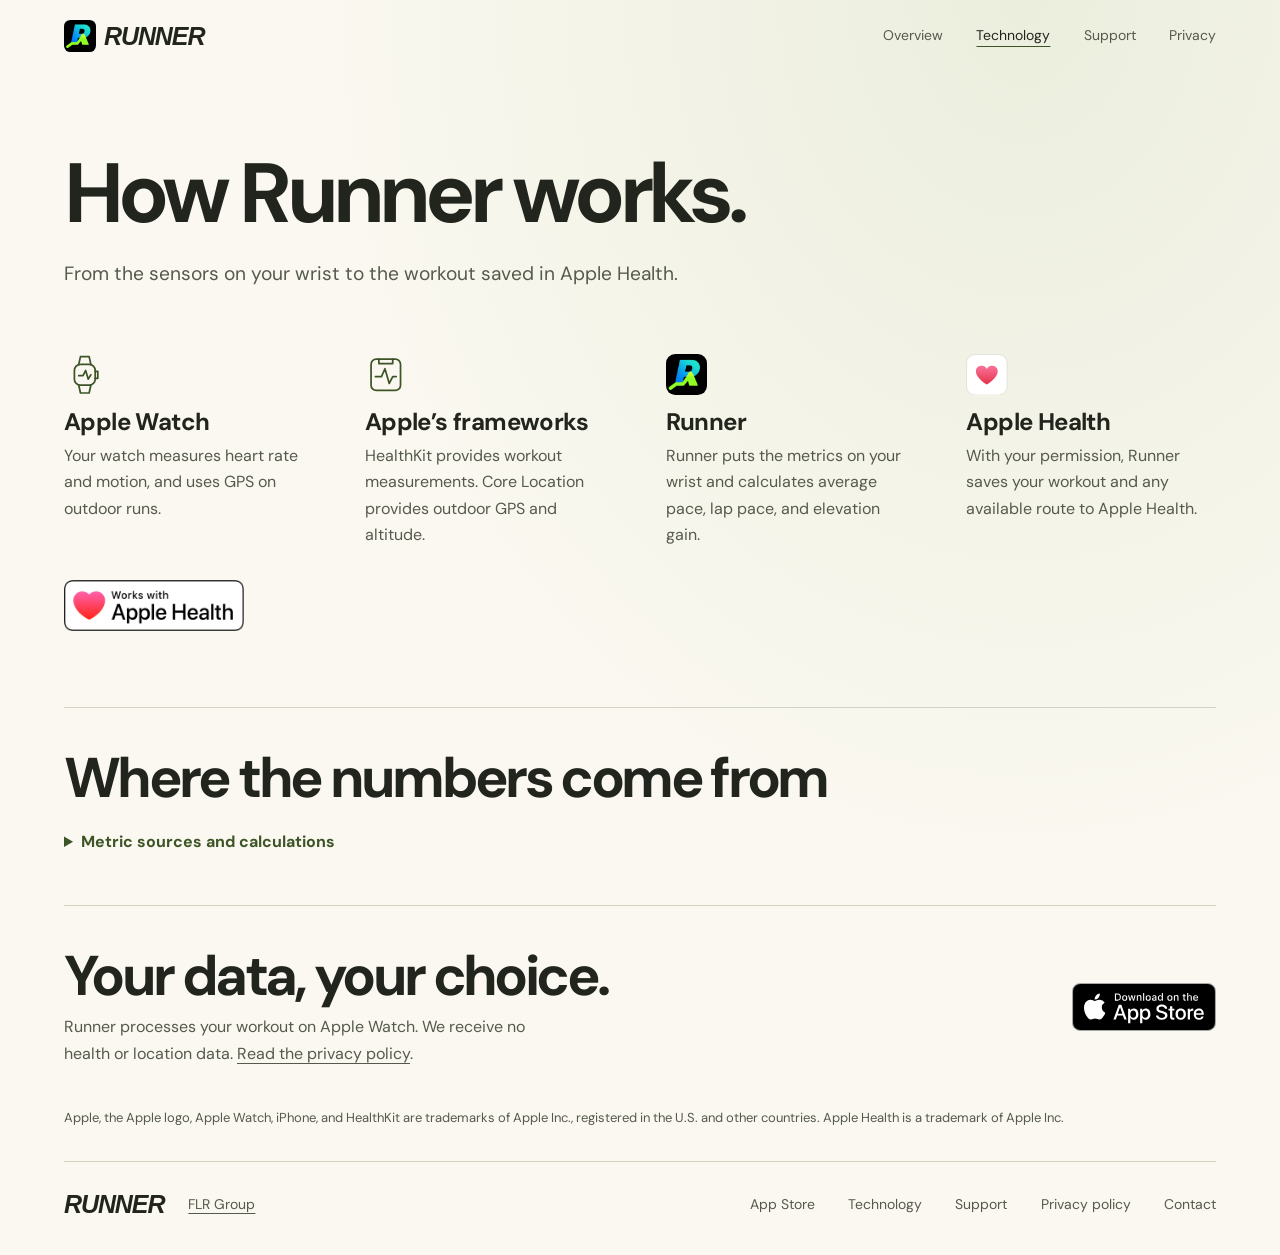
<file: site/technology/index.html>
<!doctype html>
<html lang="en">
<head>
  <meta charset="utf-8">
  <meta name="viewport" content="width=device-width, initial-scale=1">
  <meta name="theme-color" content="#faf8f0">
  <meta name="description" content="See how Runner uses Apple Watch, HealthKit workout APIs, and Core Location for running metrics, and which calculations Runner adds.">
  <title>Runner Technology – Built on Apple’s workout technology</title>
  <link rel="canonical" href="https://runner.flrgroup.se/technology/">
  <meta property="og:type" content="website">
  <meta property="og:site_name" content="Runner">
  <meta property="og:title" content="Runner Technology – Built on Apple’s workout technology">
  <meta property="og:description" content="See how Runner uses Apple Watch, HealthKit workout APIs, and Core Location for running metrics, and which calculations Runner adds.">
  <meta property="og:url" content="https://runner.flrgroup.se/technology/">
  <meta property="og:image" content="https://runner.flrgroup.se/assets/social-preview.png">
  <meta property="og:image:width" content="1200">
  <meta property="og:image:height" content="630">
  <meta property="og:image:alt" content="Runner. Your run. In full view. A running app for Apple Watch.">
  <meta name="twitter:card" content="summary_large_image">
  <link rel="icon" type="image/png" href="../assets/app-icon.png">
  <link rel="apple-touch-icon" href="../assets/app-icon.png">
  <link rel="stylesheet" href="../assets/style.css">
</head>
<body>
  <a class="skip-link" href="#main">Skip to content</a>
  <header class="site-header wrap">
    <a class="brand" href="../" aria-label="Runner home"><img src="../assets/app-icon.png" width="36" height="36" alt=""><span>RUNNER</span></a>
    <nav aria-label="Main navigation"><a href="../">Overview</a><a href="./" aria-current="page">Technology</a><a href="../support/">Support</a><a href="../privacy/">Privacy</a></nav>
  </header>
  <main id="main" class="technology">
    <header class="technology-hero wrap">
      <h1>How Runner works.</h1>
      <p class="technology-lead">From the sensors on your wrist to the workout saved in Apple Health.</p>
    </header>

    <section class="technology-flow wrap" aria-labelledby="flow-title">
      <h2 id="flow-title" class="visually-hidden">From Apple Watch to Apple Health</h2>
      <ol class="flow-stages" role="list">
        <li>
          <svg class="tech-icon" width="48" height="48" viewBox="0 0 48 48" fill="none" stroke="currentColor" stroke-width="2" stroke-linecap="round" stroke-linejoin="round" aria-hidden="true" focusable="false"><path d="M17 12 19 3h10l2 9M17 36l2 9h10l2-9"/><rect x="12" y="12" width="24" height="24" rx="7"/><path d="M36 20h3v8h-3M17 25h5l3-6 3 10 3-5"/></svg>
          <div><h3>Apple Watch</h3><p>Your watch measures heart rate and motion, and uses GPS on outdoor runs.</p></div>
        </li>
        <li>
          <svg class="tech-icon" width="48" height="48" viewBox="0 0 48 48" fill="none" stroke="currentColor" stroke-width="2" stroke-linecap="round" stroke-linejoin="round" aria-hidden="true" focusable="false"><rect x="7" y="6" width="34" height="36" rx="6"/><path d="M16 6v5h16V6M12 26h7l4-9 5 17 4-8h4"/></svg>
          <div><h3>Apple’s frameworks</h3><p>HealthKit provides workout measurements. Core Location provides outdoor GPS and altitude.</p></div>
        </li>
        <li>
          <img class="tech-icon runner-icon" src="../assets/app-icon.png" width="48" height="48" alt="">
          <div><h3>Runner</h3><p>Runner puts the metrics on your wrist and calculates average pace, lap pace, and elevation gain.</p></div>
        </li>
        <li>
          <svg class="tech-icon" width="48" height="48" viewBox="0 0 48 48" aria-hidden="true" focusable="false">
            <defs>
              <linearGradient id="health-heart-gradient" x2="0" y2="1">
                <stop stop-color="#fa739b"/>
                <stop offset="1" stop-color="#e53249"/>
              </linearGradient>
            </defs>
            <rect x=".5" y=".5" width="47" height="47" rx="10" fill="#fff" stroke="#deded5"/>
            <path fill="url(#health-heart-gradient)" transform="translate(7.2 7.2) scale(.7)" d="M24 40S6 29.5 6 18.5a9.5 9.5 0 0 1 18-4.25A9.5 9.5 0 0 1 42 18.5C42 29.5 24 40 24 40Z"/>
          </svg>
          <div><h3>Apple Health</h3><p>With your permission, Runner saves your workout and any available route to Apple Health.</p></div>
        </li>
      </ol>
      <img class="health-badge" src="../assets/works-with-apple-health.png" width="212" height="59" alt="Works with Apple Health">
    </section>

    <section class="technology-details wrap" aria-labelledby="sources-title">
      <h2 id="sources-title">Where the numbers come from</h2>
      <details>
        <summary>Metric sources and calculations</summary>
        <dl class="metric-sources">
          <div><dt>Outdoor pace</dt><dd>Apple’s running speed from HealthKit, converted to minutes per kilometre or mile.</dd></div>
          <div><dt>Distance</dt><dd>HealthKit is the primary source. Outdoors, Runner uses filtered GPS distance as a fallback until HealthKit provides distance.</dd></div>
          <div><dt>Heart rate &amp; active time</dt><dd>Heart rate comes from HealthKit. Active time comes from Apple’s workout builder and excludes pauses.</dd></div>
          <div><dt>Average pace</dt><dd>Runner calculates pace from distance and active time, smoothing the live display. The final summary uses the total distance and active time without that smoothing.</dd></div>
          <div><dt>Lap pace</dt><dd>Runner calculates pace for automatic distance laps, using distance and active time and estimating when each lap boundary was crossed.</dd></div>
          <div><dt>Elevation gain</dt><dd>Runner calculates climbs from filtered altitude readings supplied by Core Location. Available outdoors only.</dd></div>
          <div><dt>Indoor pace</dt><dd>HealthKit supplies motion-based distance. Runner calculates current pace from changes in that distance over a short window of active time. No GPS is used.</dd></div>
          <div><dt>Heart rate zones</dt><dd>Zone boundaries and time in each zone come from HealthKit on watchOS 27 or later. Runner uses your current heart rate to show your position within those zones.</dd></div>
        </dl>
        <p class="technology-note">Runner filters poor-quality GPS positions and implausible jumps. Missing or outdated heart rate and current pace readings appear as a dash.</p>
        <p class="technology-note">Apple documentation includes <a href="https://developer.apple.com/documentation/healthkit/running-workout-sessions">workout sessions</a> and <a href="https://developer.apple.com/documentation/corelocation">Core Location</a>.</p>
      </details>
    </section>

    <section class="technology-end wrap" aria-labelledby="privacy-title">
      <div>
        <h2 id="privacy-title">Your data, your choice.</h2>
        <p>Runner processes your workout on Apple Watch. We receive no health or location data. <a href="../privacy/">Read the privacy policy</a>.</p>
      </div>
      <a class="app-store-badge" href="https://runner-appstore.per-pontus-sjoberg.workers.dev/"><img src="../assets/app-store-badge.svg" width="144" height="48" alt="Download on the App Store"></a>
    </section>
    <p class="technology-references wrap">Apple, the Apple logo, Apple Watch, iPhone, and HealthKit are trademarks of Apple Inc., registered in the U.S. and other countries. Apple Health is a trademark of Apple Inc.</p>
  </main>
  <footer class="site-footer wrap">
    <a class="footer-brand" href="../">RUNNER</a>
    <p><a href="https://www.flrgroup.se/">FLR Group</a></p>
    <nav aria-label="Footer navigation"><a href="https://runner-appstore.per-pontus-sjoberg.workers.dev/">App Store</a><a href="./" aria-current="page">Technology</a><a href="../support/">Support</a><a href="../privacy/">Privacy policy</a><a href="mailto:runner@flrgroup.se">Contact</a></nav>
  </footer>
  <script type="module" src="https://static.cloudflareinsights.com/beacon.min.js" data-cf-beacon='{"token": "e6ffbd4b9c754e9593807dd89ef94d1b"}'></script>
</body>
</html>
</file>
<file: site/assets/style.css>
@font-face {
  font-family: "DM Sans";
  src: url("./fonts/dm-sans.woff2") format("woff2");
  font-weight: 400 700;
  font-display: swap;
}

:root {
  color-scheme: light;
  --paper: #faf8f0;
  --ink: #22251d;
  --muted: #555a4c;
  --line: #d2d2c3;
  --green: #3d5526;
  --lime: #e1fc96;
  --wordmark: -apple-system, BlinkMacSystemFont, "Helvetica Neue", Arial, sans-serif;
  --gutter: clamp(1.25rem, 5vw, 5rem);
  --section-space: clamp(3rem, 8vw, 7rem);
  font-family: "DM Sans", "Trebuchet MS", sans-serif;
  line-height: 1.65;
  text-rendering: optimizeLegibility;
}

* { box-sizing: border-box; }
html { scroll-behavior: smooth; scroll-padding-top: 1.5rem; }
body {
  margin: 0;
  color: var(--ink);
  background: radial-gradient(ellipse at 80% 0, #ebeedd 0, transparent 44rem), var(--paper);
}
::selection { color: var(--ink); background: var(--lime); }
a { color: inherit; text-underline-offset: .25em; }
a:hover { color: var(--green); }
:where(a, summary):focus-visible { outline: 2px solid var(--green); outline-offset: 5px; }
img { display: block; max-width: 100%; height: auto; }
h1, h2, h3, p, figure { margin: 0; }
h1, h2, h3 { line-height: 1.06; }
h2 { font-size: clamp(2.15rem, 4.9vw, 4.75rem); letter-spacing: -.065em; }
h3 { font-size: clamp(1.16rem, 2vw, 1.5rem); letter-spacing: -.025em; }
.wrap { width: min(77.5rem, calc(100% - var(--gutter) * 2)); margin-inline: auto; }
.visually-hidden, .demo-choice {
  position: absolute;
  width: 1px;
  height: 1px;
  padding: 0;
  margin: -1px;
  overflow: hidden;
  clip-path: inset(50%);
  white-space: nowrap;
  border: 0;
}
.skip-link {
  position: absolute;
  z-index: 5;
  inset: .5rem auto auto .75rem;
  padding: .6rem 1rem;
  background: var(--lime);
  color: var(--ink);
  transform: translateY(-150%);
}
.skip-link:focus { transform: none; }

.site-header {
  display: flex;
  align-items: center;
  justify-content: space-between;
  min-height: 4.5rem;
  gap: .35rem 2rem;
}
.brand { display: inline-flex; align-items: center; gap: .5rem; text-decoration: none; }
.brand img { width: 2rem; height: 2rem; border-radius: .4rem; }
.brand span, .footer-brand {
  font: italic 900 1.5625rem/1 var(--wordmark);
  letter-spacing: -.044em;
  text-decoration: none;
}
.site-header nav, .site-footer nav { display: flex; align-items: center; flex-wrap: wrap; gap: 0 clamp(.8rem, 2.6vw, 2.3rem); }
.site-header nav a, .site-footer nav a {
  padding-block: .65rem;
  color: var(--muted);
  font-size: .875rem;
  text-decoration: none;
}
.site-header nav a:hover, .site-header nav a[aria-current], .site-footer nav a:hover {
  color: var(--ink);
  text-decoration: underline;
  text-decoration-color: var(--green);
  text-underline-offset: .4em;
}

.hero {
  position: relative;
  isolation: isolate;
  display: grid;
  align-items: center;
  min-height: max(36rem, calc(100svh - 4.5rem));
  overflow: hidden;
  color: var(--paper);
  background: #242c23;
}
.hero-image, .hero::after { position: absolute; inset: 0; width: 100%; height: 100%; }
.hero-image { z-index: -2; object-fit: cover; object-position: 65% 43%; }
.hero::after {
  content: "";
  z-index: -1;
  background: linear-gradient(90deg, rgb(19 24 18 / .90), rgb(19 24 18 / .67) 36%, rgb(19 24 18 / .12) 69%, transparent);
}
.hero-content { padding-block: 4.5rem; }
.hero h1 {
  width: fit-content;
  padding-inline-end: .09em;
  color: var(--lime);
  font: italic 900 clamp(5rem, 12vw, 12rem)/.85 var(--wordmark);
  letter-spacing: -.038em;
  text-transform: uppercase;
  margin-inline-start: -.035em;
}
.hero-tagline {
  margin-top: 1.5rem;
  font-size: clamp(1.55rem, 3.15vw, 3rem);
  font-weight: 700;
  letter-spacing: -.05em;
  line-height: 1.08;
}
.hero-description { max-width: 30ch; margin-top: .9rem; color: #f1f0e6; font-size: clamp(1rem, 1.6vw, 1.2rem); }
.app-store-badge { display: inline-block; margin-top: 1.5rem; transition: transform 180ms ease; }
.app-store-badge:hover { transform: translateY(-3px); }
.app-store-badge img { width: auto; height: 3rem; }
.hero .app-store-badge:focus-visible { outline-color: var(--lime); }

.watch-section {
  background: radial-gradient(ellipse at 72% 35%, #f5f5e9, transparent 58%), #e7ebdb;
}
.watch-layout {
  display: grid;
  grid-template-columns: 1fr 1fr;
  align-items: center;
  gap: clamp(2rem, 7vw, 7rem);
  padding-block: var(--section-space);
}
.watch-copy p, .feature-section p { max-width: 49ch; margin-top: 1rem; color: var(--muted); }
.watch-copy > div { margin-top: clamp(1.75rem, 4vw, 3.5rem); }
.product-figure { text-align: center; }
.watch-demo { position: relative; }
.watch-stage {
  position: relative;
  isolation: isolate;
  width: min(100%, 15rem);
  margin-inline: auto;
}
.watch-stage::before {
  /* Keep the shadow outside the animated screen layer in WebKit. */
  content: "";
  position: absolute;
  z-index: -1;
  inset: auto 5% -.65rem;
  height: 2rem;
  background: radial-gradient(ellipse, rgb(35 42 27 / .30), transparent 72%);
  pointer-events: none;
}
.watch {
  position: relative;
  aspect-ratio: 561 / 924;
  margin-inline: auto;
  overflow: hidden;
}
.watch .watch-art {
  position: absolute;
  width: 534.75936%;
  max-width: none;
  height: auto;
  left: -217.29055%;
  top: -71.75325%;
}
.watch-screen {
  position: absolute;
  left: 9.1%;
  top: 21.75%;
  width: 76.65%;
  height: 56.49%;
  background: #000;
  border-radius: 25% / 21%;
  overflow: hidden;
}
.watch-screen img {
  position: absolute;
  left: .93%;
  top: .77%;
  width: 98.14%;
  height: 98.46%;
  object-fit: fill;
  border-radius: 24% / 20%;
  visibility: hidden;
  opacity: 0;
  transition: opacity 220ms ease;
}
#demo-pace:checked ~ .watch-stage .screen-pace,
#demo-average:checked ~ .watch-stage .screen-average,
#demo-lap:checked ~ .watch-stage .screen-lap,
#demo-altitude:checked ~ .watch-stage .screen-altitude,
#demo-zones:checked ~ .watch-stage .screen-zones { visibility: visible; opacity: 1; }

.demo-labels {
  display: flex;
  flex-wrap: wrap;
  justify-content: center;
  gap: .125rem .8rem;
  margin-top: .8rem;
}
.demo-labels label {
  padding: .65rem .15rem;
  border-bottom: 2px solid transparent;
  color: var(--muted);
  cursor: pointer;
  font-size: .875rem;
  font-weight: 700;
  transition: border-color 180ms ease, color 180ms ease;
}
.demo-labels label:hover { color: var(--green); border-color: var(--line); }
#demo-pace:checked ~ .demo-labels [for="demo-pace"],
#demo-average:checked ~ .demo-labels [for="demo-average"],
#demo-lap:checked ~ .demo-labels [for="demo-lap"],
#demo-altitude:checked ~ .demo-labels [for="demo-altitude"],
#demo-zones:checked ~ .demo-labels [for="demo-zones"] { border-color: var(--green); color: var(--green); }
#demo-pace:focus-visible ~ .demo-labels [for="demo-pace"],
#demo-average:focus-visible ~ .demo-labels [for="demo-average"],
#demo-lap:focus-visible ~ .demo-labels [for="demo-lap"],
#demo-altitude:focus-visible ~ .demo-labels [for="demo-altitude"],
#demo-zones:focus-visible ~ .demo-labels [for="demo-zones"] { outline: 2px solid var(--green); outline-offset: 2px; }
.product-figure figcaption { margin-top: .6rem; color: var(--muted); font-size: .8125rem; }

.feature-section {
  display: grid;
  grid-template-columns: 1fr 1fr;
  align-items: start;
  gap: 1.5rem clamp(2rem, 8vw, 8rem);
}
.feature-section, .section-rule { padding-block: var(--section-space); }
.section-rule { border-top: 1px solid var(--line); }
.feature-content > :first-child { margin-top: 0; }
.training-section { background: linear-gradient(105deg, #e8ecdb, #eff0e3); }
.training-details > div + div {
  margin-top: 1.5rem;
  padding-top: 1.5rem;
  border-top: 1px solid var(--line);
}
.text-link, .contact-link {
  display: inline-block;
  width: fit-content;
  margin-top: .55rem;
  padding-block: .55rem;
  color: var(--green);
  text-decoration: underline;
  text-decoration-thickness: 1px;
  font-weight: 700;
  transition: text-underline-offset 180ms ease;
}
.text-link:hover, .contact-link:hover { text-underline-offset: .4em; }
.compatibility, .feature-section .compatibility { margin-top: 1.75rem; font-size: .875rem; }

.site-footer {
  display: grid;
  grid-template-columns: auto 1fr auto;
  align-items: center;
  gap: 1rem 1.5rem;
  padding-block: 1.5rem 2rem;
  border-top: 1px solid var(--line);
}
.site-footer p { color: var(--muted); font-size: .875rem; }
.site-footer nav a { padding-block: .45rem; }

.document, .not-found { min-height: 65vh; padding-block: var(--section-space); }
.document { max-width: 56rem; }
.document-header h1, .not-found h1, .technology-hero h1 {
  font-size: clamp(3.1rem, 8vw, 7.5rem);
  letter-spacing: -.07em;
}
.document-lead, .technology-lead {
  max-width: 59ch;
  margin-top: 1.25rem;
  color: var(--muted);
  font-size: clamp(1rem, 2vw, 1.2rem);
}
.contact-link { margin-top: 1rem; font-size: clamp(1rem, 4vw, 1.45rem); overflow-wrap: anywhere; }
.contact-note, .policy-date { color: var(--muted); font-size: .875rem; }
.policy-date { margin-top: 1rem; }
.document-toc {
  display: flex;
  flex-wrap: wrap;
  gap: .25rem 1.5rem;
  padding-block: 1.125rem;
  margin-top: 2rem;
  border-block: 1px solid var(--line);
}
.document-toc a { color: var(--green); padding-block: .3rem; }
.document-content { max-width: 68ch; }
.document-content section { padding-top: 2.5rem; }
.document-content section + section { margin-top: 2.5rem; border-top: 1px solid var(--line); }
.document-content h2, .technology-details h2, .technology-end h2 { font-size: clamp(2rem, 4.6vw, 3.5rem); }
.document-content h2 { margin-bottom: 1rem; }
.document-content h3 { margin-top: 1.5rem; margin-bottom: .6rem; }
.document-content p, .document-content li { color: var(--muted); overflow-wrap: anywhere; }
.document-content p + p { margin-top: .9rem; }
.document-content strong { color: var(--ink); }
.document-content a { color: var(--green); }
.soon-label { display: inline-block; margin-inline-start: .5rem; color: var(--green); font-size: .875rem; font-weight: 700; }
.button {
  display: inline-block;
  margin-right: 1rem;
  margin-top: 1.5rem;
  padding: .65rem 1.25rem;
  background: var(--green);
  color: var(--paper);
  font-weight: 700;
  text-decoration: none;
}
.button:hover { background: var(--ink); color: var(--paper); }

.terrain-section {
  position: relative;
  isolation: isolate;
  display: grid;
  align-items: center;
  min-height: clamp(25rem, 40vw, 40rem);
  color: var(--paper);
  background: #202920;
}
.terrain-image, .terrain-section::after {
  position: absolute;
  inset: 0;
  width: 100%;
  height: 100%;
}
.terrain-image { z-index: -2; object-fit: cover; object-position: 70% 39%; }
.terrain-section::after {
  content: "";
  z-index: -1;
  background: linear-gradient(90deg, rgb(18 22 16 / .93), rgb(18 22 16 / .75) 32%, transparent 85%);
}
.terrain-content { padding-block: var(--section-space); }
.terrain-content h2 { max-width: 12ch; }
.terrain-content p { max-width: 32ch; margin-top: 1rem; }
.terrain-content .text-link { color: var(--lime); }
.terrain-content .text-link:focus-visible { outline-color: var(--lime); }

.technology-hero { padding-block: clamp(2.5rem, 6vw, 5.25rem) clamp(2.5rem, 5vw, 4rem); }
.technology-hero h1 { font-size: clamp(3.1rem, 7vw, 5.25rem); }
.technology-flow { padding-bottom: clamp(3rem, 6vw, 5.5rem); }
.flow-stages {
  display: grid;
  grid-template-columns: repeat(4, minmax(0, 1fr));
  gap: clamp(1.75rem, 4vw, 4rem);
  margin: 0;
  padding: 0;
  list-style: none;
}
.tech-icon {
  display: block;
  width: 2.6rem;
  height: 2.6rem;
  margin-bottom: .85rem;
  color: var(--green);
}
.runner-icon { border-radius: 22%; }
.flow-stages p, .technology-note, .technology-end p {
  max-width: 42ch;
  margin-top: .55rem;
  color: var(--muted);
}
.health-badge {
  width: 11.25rem;
  margin-top: 2rem;
}
.technology-details {
  border-top: 1px solid var(--line);
  padding-block: 2.5rem;
}
.technology-details summary {
  width: fit-content;
  padding-block: .65rem;
  margin-top: .65rem;
  color: var(--green);
  font-weight: 700;
  cursor: pointer;
}
.metric-sources {
  max-width: 66ch;
  margin-block: 1rem 1.5rem;
}
.metric-sources > div + div { margin-top: .85rem; }
.metric-sources dt { font-weight: 700; }
.metric-sources dd { margin-inline-start: 0; color: var(--muted); }
.technology-note { max-width: 65ch; }
.technology-end {
  display: flex;
  justify-content: space-between;
  align-items: center;
  gap: 1.25rem;
  padding-block: 2.5rem;
  border-top: 1px solid var(--line);
}
.technology-end .app-store-badge { margin: 0; flex-shrink: 0; }
.technology-references { padding-bottom: 2rem; color: var(--muted); font-size: .8125rem; }

@media (max-width: 850px) {
  .site-footer { grid-template-columns: auto 1fr; }
  .site-footer nav { grid-column: 1 / -1; }
}

@media (max-width: 760px) {
  .flow-stages { grid-template-columns: 1fr; gap: 1.75rem; }
  .flow-stages li { display: grid; grid-template-columns: 2.6rem minmax(0, 1fr); gap: 1rem; }
  .tech-icon { margin-bottom: 0; }
}

@media (max-width: 650px) {
  .site-header { padding-top: .75rem; align-items: start; flex-direction: column; justify-content: center; }
  .site-header nav a { padding-block: .5rem .65rem; }
  .hero { align-items: end; min-height: max(32rem, calc(100svh - 5.25rem)); }
  .hero-image { object-position: 90% center; }
  .hero::after {
    background: linear-gradient(0deg, rgb(19 24 18 / .97), rgb(19 24 18 / .78) 29%, rgb(19 24 18 / .07) 76%);
  }
  .hero-content { padding-block: 8rem 2.4rem; }
  .hero h1 { font-size: clamp(3.25rem, 17vw, 7rem); }
  .hero-tagline { margin-top: .85rem; }
  .hero-description { margin-top: .55rem; }
  .watch-layout, .feature-section { grid-template-columns: 1fr; }
  .watch-stage { width: min(100%, 12rem); }
  .terrain-section { align-items: end; min-height: 33rem; }
  .terrain-image { object-position: 87% center; }
  .terrain-section::after {
    background: linear-gradient(0deg, rgb(18 22 16 / .97), rgb(18 22 16 / .74) 34%, transparent 78%);
  }
  .terrain-content { padding-block: 3rem 2.5rem; }
  .technology-end { align-items: start; flex-direction: column; }
}

@media (prefers-reduced-motion: no-preference) {
  .hero-image { animation: settle .95s ease-out both; }
  .hero-content { animation: arrive .55s .1s ease-out both; }
}

@keyframes settle {
  from { transform: scale(1.035); }
  to { transform: scale(1); }
}
@keyframes arrive {
  from { opacity: 0; transform: translateY(.75rem); }
  to { opacity: 1; transform: translateY(0); }
}

@media (prefers-reduced-motion: reduce) {
  html { scroll-behavior: auto; }
  .app-store-badge, .watch-screen img, .demo-labels label, .text-link, .contact-link { transition: none; }
  .app-store-badge:hover { transform: none; }
}
</file>
